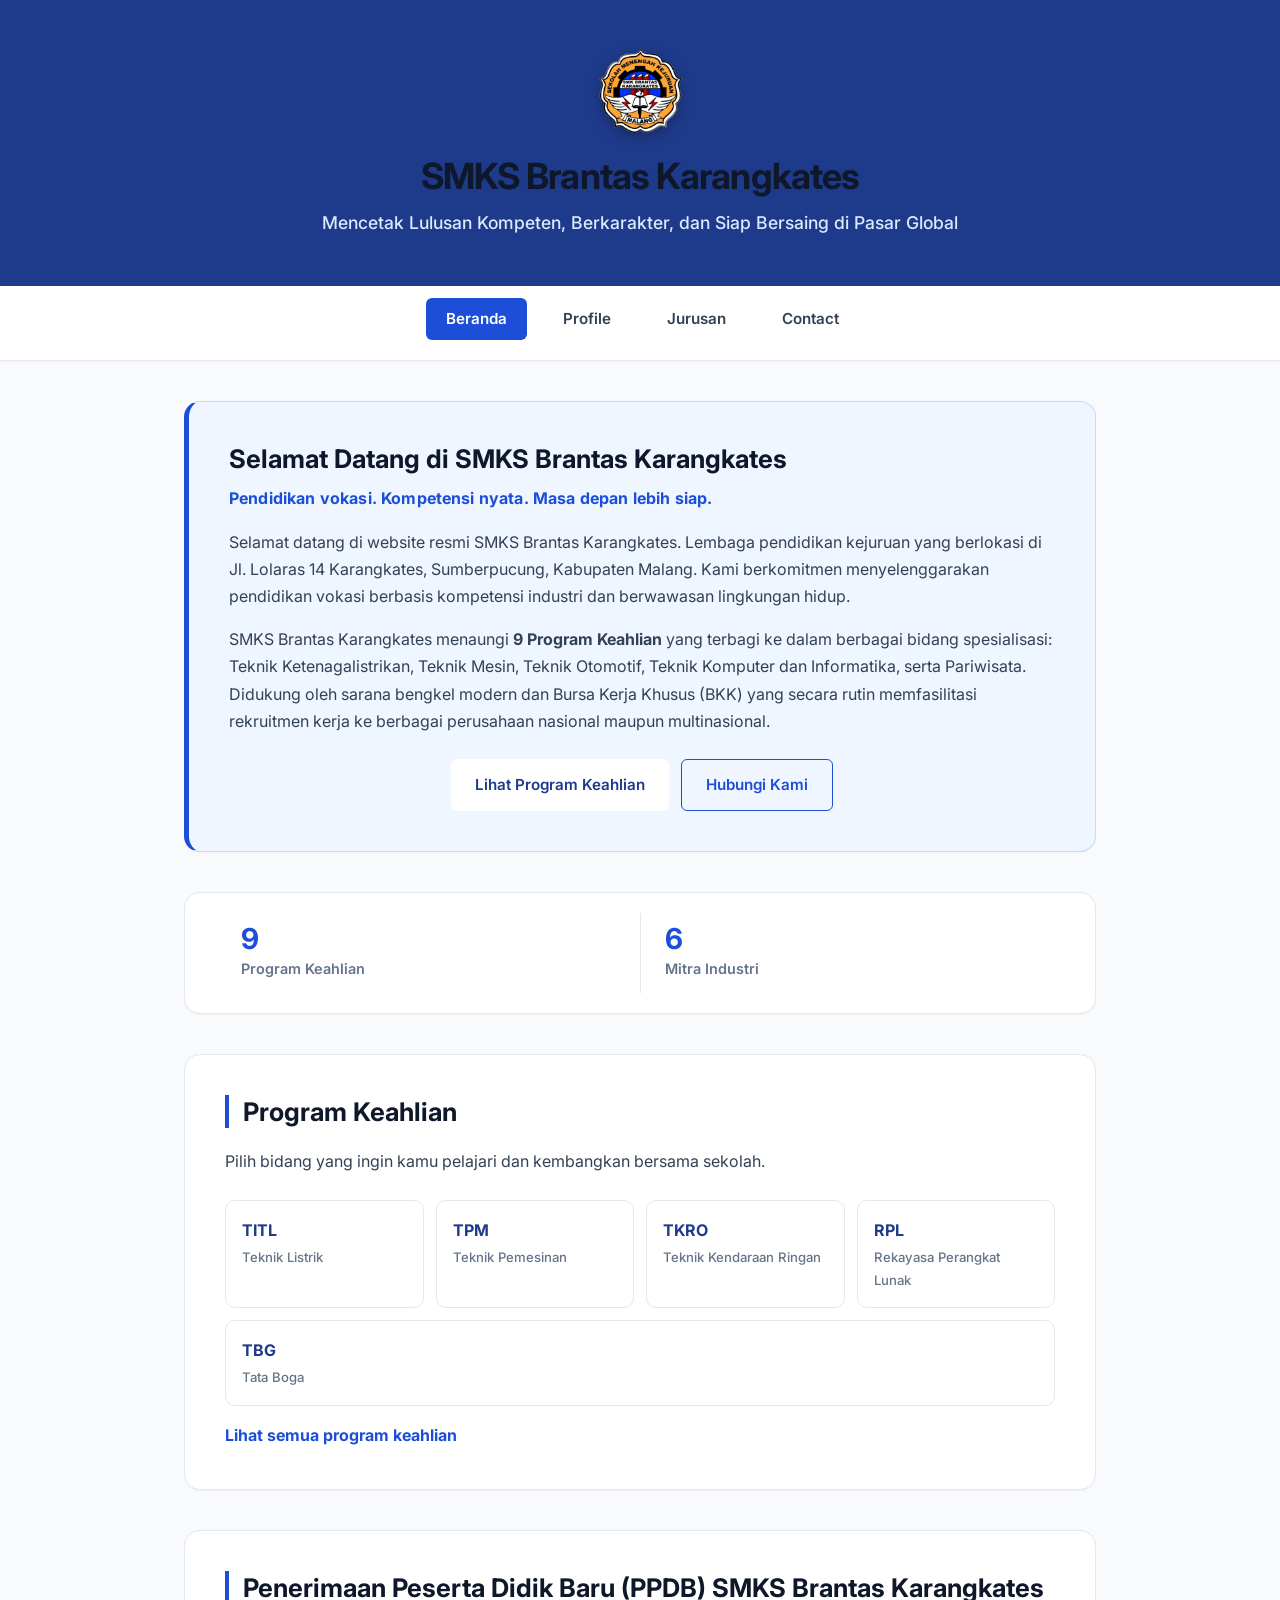
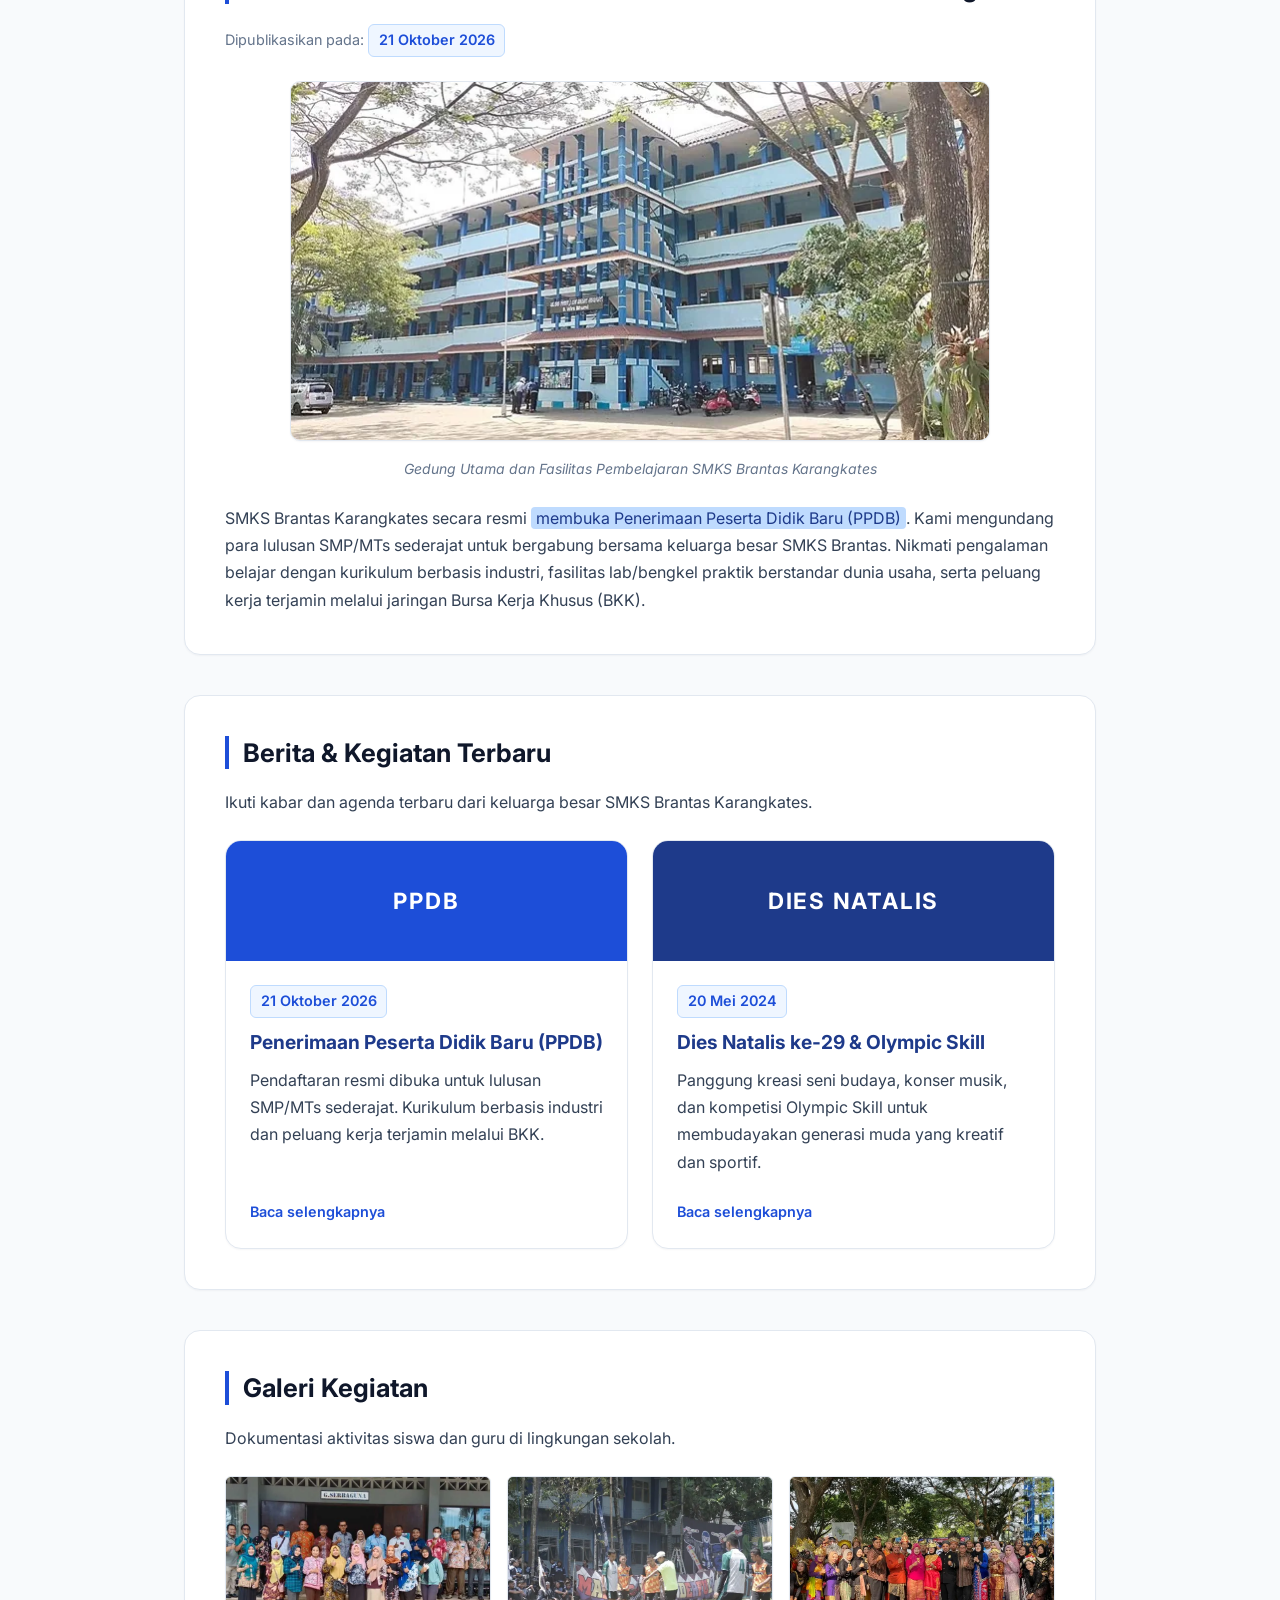
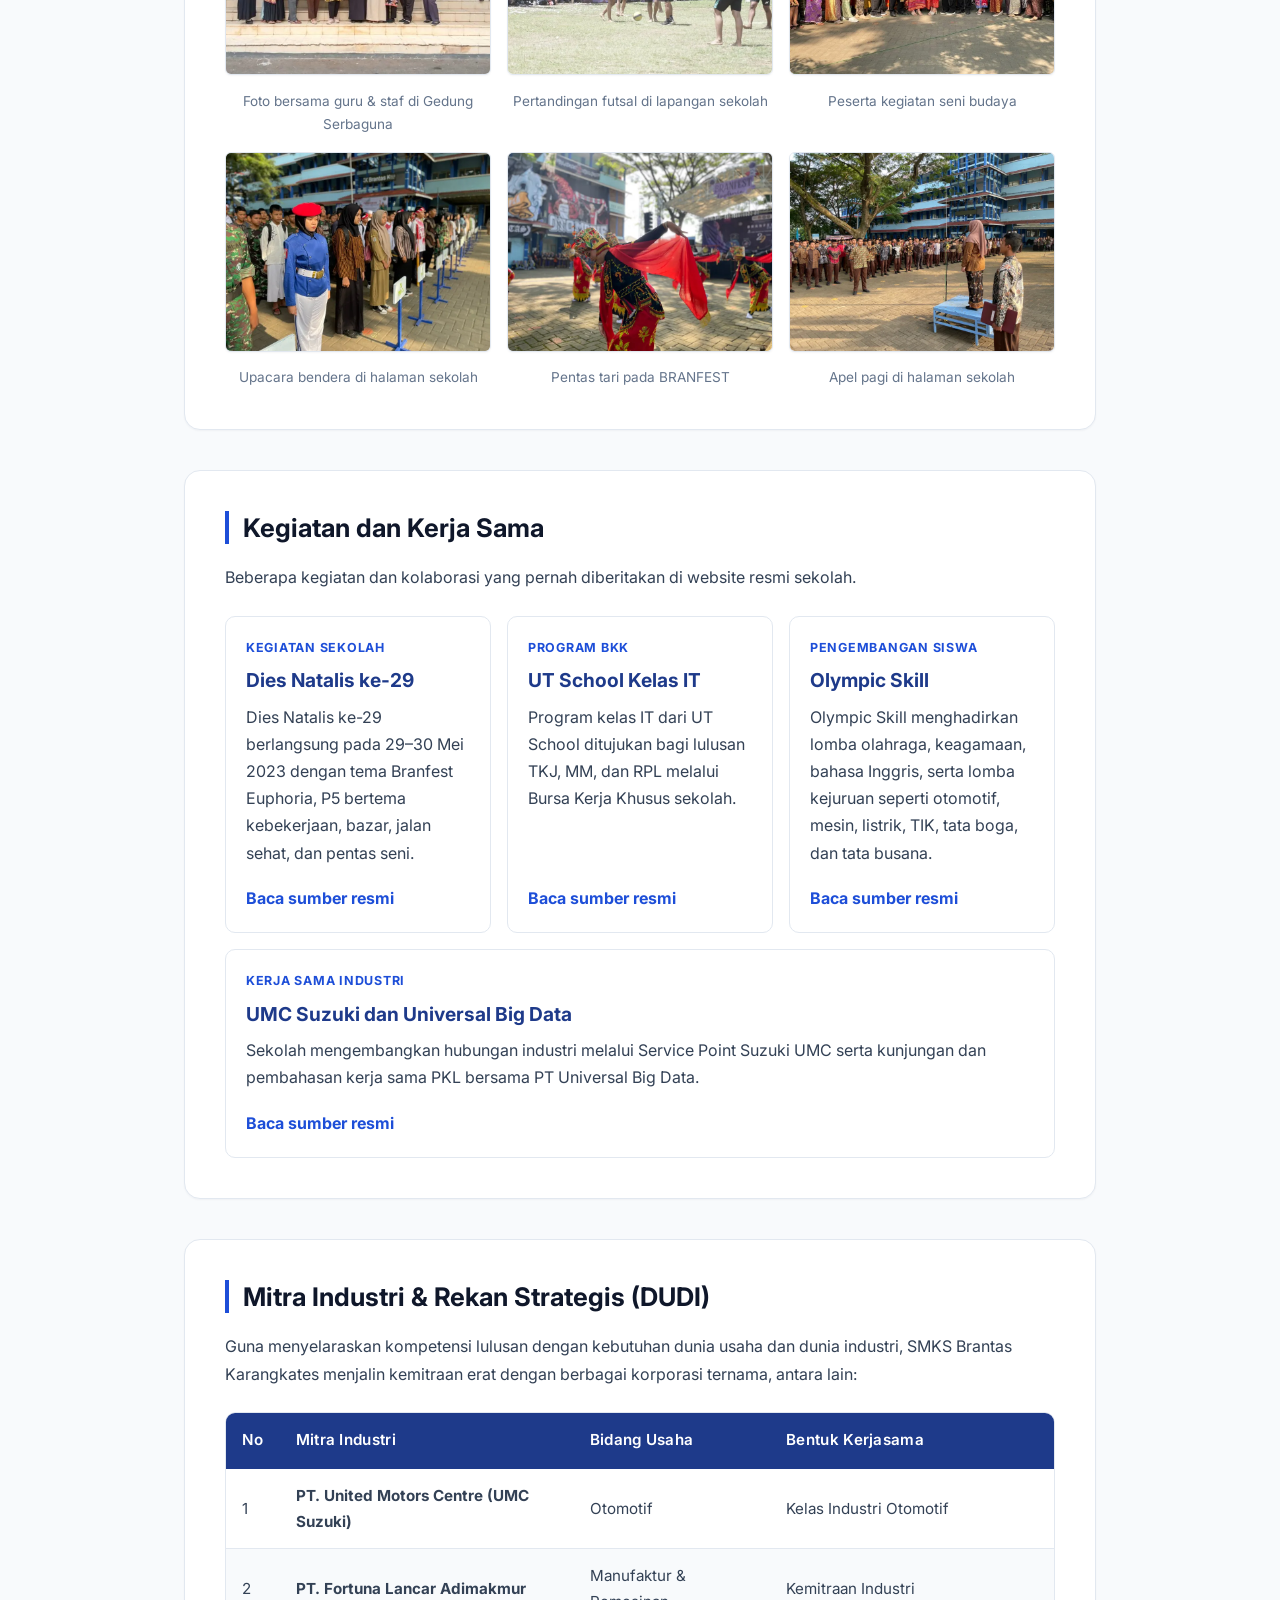
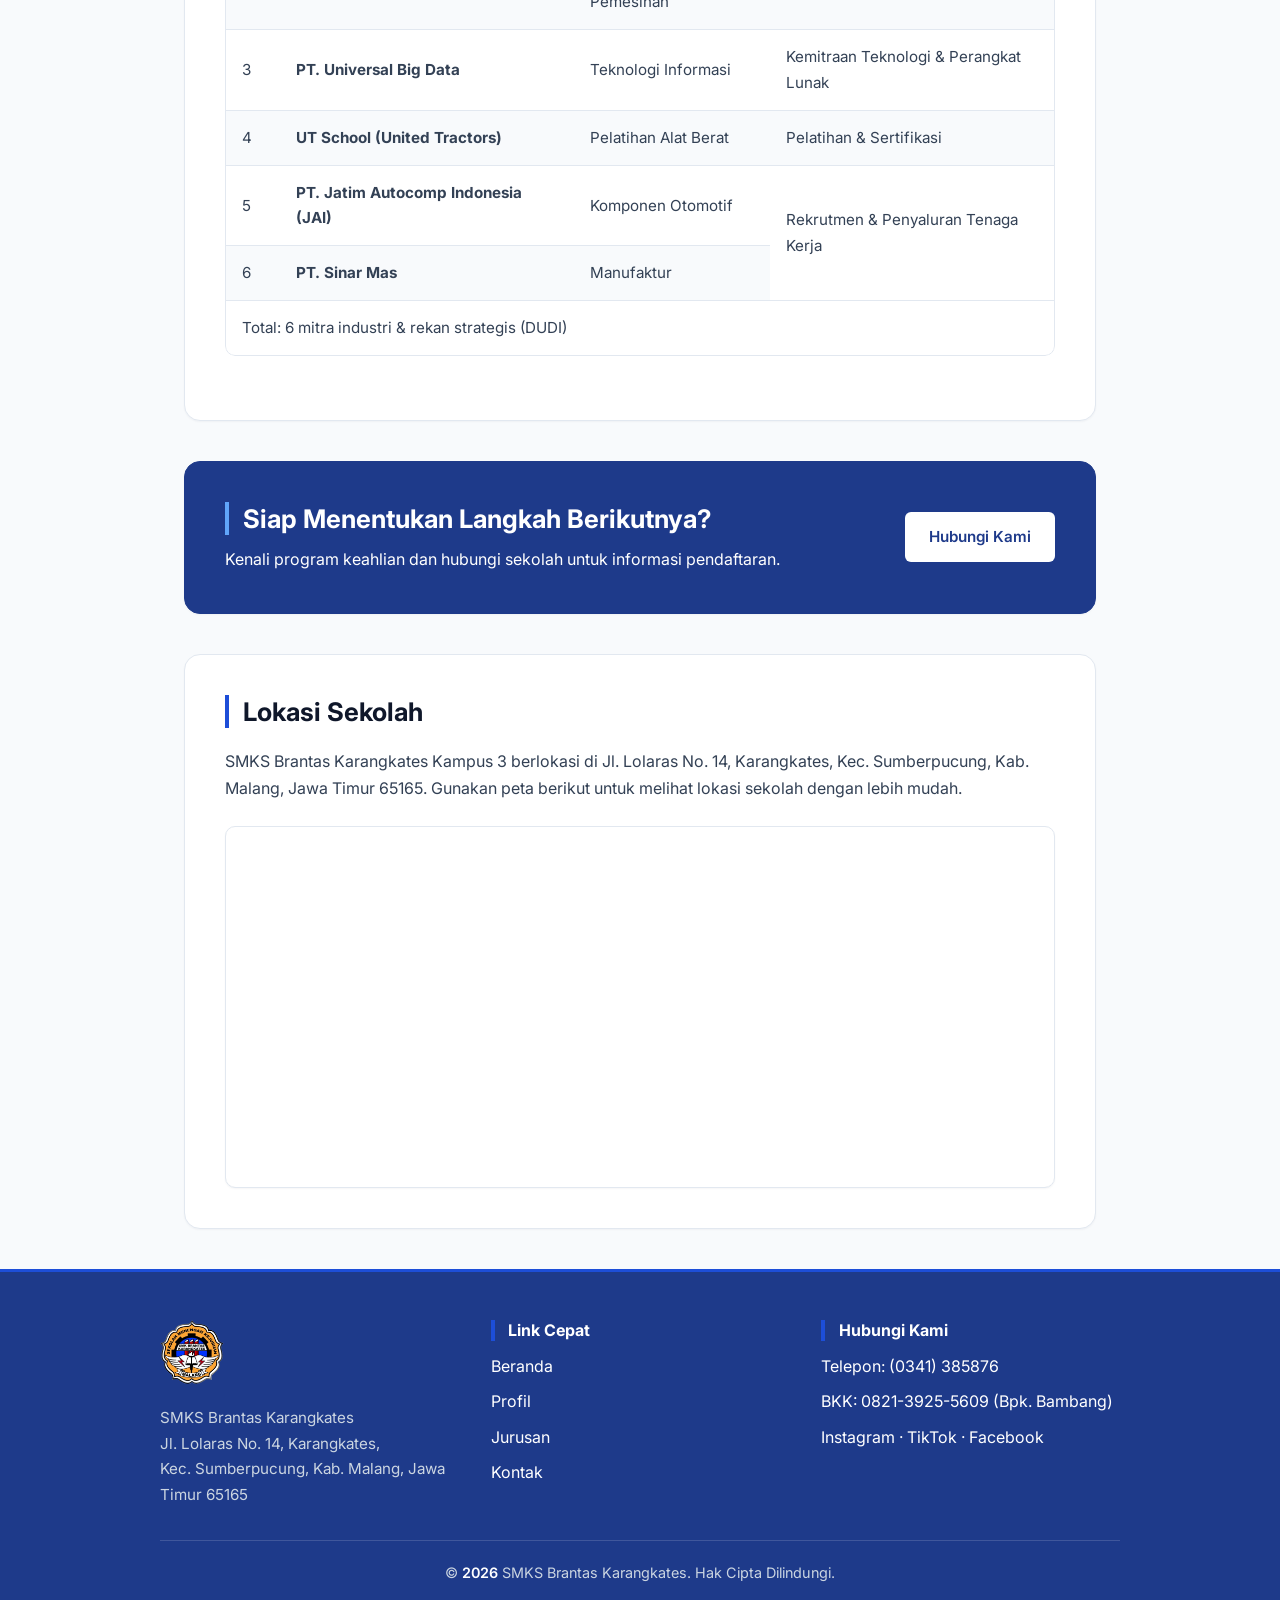
<file: index.html>
<!DOCTYPE html>
<html lang="id">
  <head>
    <meta charset="UTF-8" />
    <meta name="viewport" content="width=device-width, initial-scale=1.0" />
    <meta name="description" content="Website resmi SMKS Brantas Karangkates - sekolah kejuruan di Kabupaten Malang dengan 9 program keahlian, kurikulum berbasis industri, dan jaringan Bursa Kerja Khusus (BKK)." />
    <title>SMKS Brantas Karangkates - Beranda Resmi</title>
    <link rel="preconnect" href="https://fonts.googleapis.com" />
    <link rel="preconnect" href="https://fonts.gstatic.com" crossorigin />
    <link rel="icon" type="image/png" href="asset/favicon.png">
    <link rel="stylesheet" href="style/style.css" />
  </head>
  <body>
    <a href="#konten-utama" class="skip-link">Lewati ke konten utama</a>
    <header>
      <img src="asset/logo.webp" alt="Logo SMKS Brantas" class="logo" width="85" height="85" decoding="async" />
      <h1>SMKS Brantas Karangkates</h1>
      <p>Mencetak Lulusan Kompeten, Berkarakter, dan Siap Bersaing di Pasar Global</p>
    </header>
    <nav>
      <ul>
        <li><a href="index.html" class="active">Beranda</a></li>
        <li><a href="profile.html">Profile</a></li>
        <li><a href="jurusan.html">Jurusan</a></li>
        <li><a href="kontak.html">Contact</a></li>
      </ul>
    </nav>
    <main id="konten-utama">
      <section class="hero-panel">
        <h2>Selamat Datang di SMKS Brantas Karangkates</h2>
        <p class="hero-kicker">Pendidikan vokasi. Kompetensi nyata. Masa depan lebih siap.</p>
        <p>
          Selamat datang di website resmi SMKS Brantas Karangkates. Lembaga pendidikan kejuruan yang berlokasi di Jl. Lolaras 14 Karangkates, Sumberpucung, Kabupaten Malang. Kami berkomitmen menyelenggarakan pendidikan vokasi berbasis kompetensi industri dan berwawasan lingkungan hidup.
        </p>
        <p>
          SMKS Brantas Karangkates menaungi <strong>9 Program Keahlian</strong> yang terbagi ke dalam berbagai bidang spesialisasi: Teknik Ketenagalistrikan, Teknik Mesin, Teknik Otomotif, Teknik Komputer dan Informatika, serta Pariwisata. Didukung oleh sarana bengkel modern dan Bursa Kerja Khusus (BKK) yang secara rutin memfasilitasi rekruitmen kerja ke berbagai perusahaan nasional maupun multinasional.
        </p>
        <div class="cta-row">
          <a class="btn btn-primary" href="jurusan.html">Lihat Program Keahlian</a>
          <a class="btn btn-outline" href="kontak.html">Hubungi Kami</a>
        </div>
      </section>
      <section class="stats-section" aria-label="Ringkasan sekolah">
        <div class="stats-grid">
          <div class="stat-item">
            <strong>9</strong>
            <span>Program Keahlian</span>
          </div>
          <div class="stat-item">
            <strong>6</strong>
            <span>Mitra Industri</span>
          </div>
        </div>
      </section>
      <section class="program-preview">
        <h2>Program Keahlian</h2>
        <p>Pilih bidang yang ingin kamu pelajari dan kembangkan bersama sekolah.</p>
        <div class="program-list">
          <a href="jurusan.html#jurusan-titl">TITL <span>Teknik Listrik</span></a>
          <a href="jurusan.html#jurusan-tpm">TPM <span>Teknik Pemesinan</span></a>
          <a href="jurusan.html#jurusan-tkro">TKRO <span>Teknik Kendaraan Ringan</span></a>
          <a href="jurusan.html#jurusan-rpl">RPL <span>Rekayasa Perangkat Lunak</span></a>
          <a href="jurusan.html#jurusan-tbg">TBG <span>Tata Boga</span></a>
        </div>
        <a class="text-link" href="jurusan.html">Lihat semua program keahlian</a>
      </section>
      <article>
        <h2>Penerimaan Peserta Didik Baru (PPDB) SMKS Brantas Karangkates</h2>
        <p class="meta-post">
          Dipublikasikan pada:
          <time datetime="2026-10-21">21 Oktober 2026</time>
        </p>
        <figure>
          <img src="asset/foto-sekolah.webp" alt="Gedung dan Lingkungan Kampus SMKS Brantas Karangkates" width="700" height="359" loading="lazy" decoding="async" />
          <figcaption>
            Gedung Utama dan Fasilitas Pembelajaran SMKS Brantas Karangkates
          </figcaption>
        </figure>
        <p>
          SMKS Brantas Karangkates secara resmi <mark>membuka Penerimaan Peserta Didik Baru (PPDB)</mark>. Kami mengundang para lulusan SMP/MTs sederajat untuk bergabung bersama keluarga besar SMKS Brantas. Nikmati pengalaman belajar dengan kurikulum berbasis industri, fasilitas lab/bengkel praktik berstandar dunia usaha, serta peluang kerja terjamin melalui jaringan Bursa Kerja Khusus (BKK).
        </p>
      </article>
      <section>
        <h2>Berita & Kegiatan Terbaru</h2>
        <p>Ikuti kabar dan agenda terbaru dari keluarga besar SMKS Brantas Karangkates.</p>
        <div class="news-grid">
          <article class="news-card">
            <div class="news-thumbnail" aria-hidden="true">
              <span>PPDB</span>
            </div>
            <div class="news-body">
              <time datetime="2026-10-21">21 Oktober 2026</time>
              <h3>Penerimaan Peserta Didik Baru (PPDB)</h3>
              <p>Pendaftaran resmi dibuka untuk lulusan SMP/MTs sederajat. Kurikulum berbasis industri dan peluang kerja terjamin melalui BKK.</p>
              <a href="#" class="news-link">Baca selengkapnya<span class="visually-hidden"> tentang Penerimaan Peserta Didik Baru</span></a>
            </div>
          </article>
          <article class="news-card">
            <div class="news-thumbnail news-thumbnail-alt" aria-hidden="true">
              <span>Dies Natalis</span>
            </div>
            <div class="news-body">
              <time datetime="2024-05-20">20 Mei 2024</time>
              <h3>Dies Natalis ke-29 & Olympic Skill</h3>
              <p>Panggung kreasi seni budaya, konser musik, dan kompetisi Olympic Skill untuk membudayakan generasi muda yang kreatif dan sportif.</p>
              <a href="#" class="news-link">Baca selengkapnya<span class="visually-hidden"> tentang Dies Natalis ke-29</span></a>
            </div>
          </article>
        </div>
      </section>
      <section>
        <h2>Galeri Kegiatan</h2>
        <p>Dokumentasi aktivitas siswa dan guru di lingkungan sekolah.</p>
        <div class="galeri-grid">
          <figure>
            <img src="asset/galeri/galeri-1.webp" alt="Foto bersama guru dan staf di depan Gedung Serbaguna sekolah" width="800" height="600" loading="lazy" decoding="async" />
            <figcaption>Foto bersama guru &amp; staf di Gedung Serbaguna</figcaption>
          </figure>
          <figure>
            <img src="asset/galeri/galeri-2.webp" alt="Pertandingan futsal antarkelas di lapangan sekolah" width="800" height="600" loading="lazy" decoding="async" />
            <figcaption>Pertandingan futsal di lapangan sekolah</figcaption>
          </figure>
          <figure>
            <img src="asset/galeri/galeri-3.webp" alt="Peserta kegiatan seni budaya mengenakan busana tradisional" width="800" height="600" loading="lazy" decoding="async" />
            <figcaption>Peserta kegiatan seni budaya</figcaption>
          </figure>
          <figure>
            <img src="asset/galeri/galeri-4.webp" alt="Barisan siswa mengikuti upacara bendera di halaman sekolah" width="800" height="600" loading="lazy" decoding="async" />
            <figcaption>Upacara bendera di halaman sekolah</figcaption>
          </figure>
          <figure>
            <img src="asset/galeri/galeri-5.webp" alt="Pentas seni tari tradisional pada acara BRANFEST" width="800" height="600" loading="lazy" decoding="async" />
            <figcaption>Pentas tari pada BRANFEST</figcaption>
          </figure>
          <figure>
            <img src="asset/galeri/galeri-6.webp" alt="Apel pagi siswa di halaman sekolah" width="800" height="600" loading="lazy" decoding="async" />
            <figcaption>Apel pagi di halaman sekolah</figcaption>
          </figure>
        </div>
      </section>
      <section class="activity-partnerships">
        <h2>Kegiatan dan Kerja Sama</h2>
        <p>Beberapa kegiatan dan kolaborasi yang pernah diberitakan di website resmi sekolah.</p>
        <div class="activity-grid">
          <article class="activity-card">
            <p class="activity-label">Kegiatan Sekolah</p>
            <h3>Dies Natalis ke-29</h3>
            <p>Dies Natalis ke-29 berlangsung pada 29–30 Mei 2023 dengan tema Branfest Euphoria, P5 bertema kebekerjaan, bazar, jalan sehat, dan pentas seni.</p>
            <a class="text-link" href="https://smkbrantaskarangkates.sch.id/informasi/undang-fake-dopp-dalam-dies-natalis-ke-29-smks-brantas-karangkates/" target="_blank" rel="noopener">Baca sumber resmi<span class="visually-hidden"> tentang Dies Natalis ke-29</span></a>
          </article>
          <article class="activity-card">
            <p class="activity-label">Program BKK</p>
            <h3>UT School Kelas IT</h3>
            <p>Program kelas IT dari UT School ditujukan bagi lulusan TKJ, MM, dan RPL melalui Bursa Kerja Khusus sekolah.</p>
            <a class="text-link" href="https://smkbrantaskarangkates.sch.id/bursa-kerja-khusus/ut-school-program-kelas-it/" target="_blank" rel="noopener">Baca sumber resmi<span class="visually-hidden"> tentang UT School Kelas IT</span></a>
          </article>
          <article class="activity-card">
            <p class="activity-label">Pengembangan Siswa</p>
            <h3>Olympic Skill</h3>
            <p>Olympic Skill menghadirkan lomba olahraga, keagamaan, bahasa Inggris, serta lomba kejuruan seperti otomotif, mesin, listrik, TIK, tata boga, dan tata busana.</p>
            <a class="text-link" href="https://smkbrantaskarangkates.sch.id/kesiswaan/olympic-skill-smk-brantas-karangkates/" target="_blank" rel="noopener">Baca sumber resmi<span class="visually-hidden"> tentang Olympic Skill</span></a>
          </article>
          <article class="activity-card">
            <p class="activity-label">Kerja Sama Industri</p>
            <h3>UMC Suzuki dan Universal Big Data</h3>
            <p>Sekolah mengembangkan hubungan industri melalui Service Point Suzuki UMC serta kunjungan dan pembahasan kerja sama PKL bersama PT Universal Big Data.</p>
            <a class="text-link" href="https://smkbrantaskarangkates.sch.id/mou/kunjungan-industri-ke-pt-universal-big-data/" target="_blank" rel="noopener">Baca sumber resmi<span class="visually-hidden"> tentang kerja sama industri</span></a>
          </article>
        </div>
      </section>
      <section>
        <h2>Mitra Industri & Rekan Strategis (DUDI)</h2>
        <p>
          Guna menyelaraskan kompetensi lulusan dengan kebutuhan dunia usaha dan dunia industri, SMKS Brantas Karangkates menjalin kemitraan erat dengan berbagai korporasi ternama, antara lain:
        </p>
        <div class="table-wrap">
        <table>
          <thead>
            <tr>
              <th scope="col">No</th>
              <th scope="col">Mitra Industri</th>
              <th scope="col">Bidang Usaha</th>
              <th scope="col">Bentuk Kerjasama</th>
            </tr>
          </thead>
          <tbody>
            <tr>
              <td>1</td>
              <td><strong>PT. United Motors Centre (UMC Suzuki)</strong></td>
              <td>Otomotif</td>
              <td>Kelas Industri Otomotif</td>
            </tr>
            <tr>
              <td>2</td>
              <td><strong>PT. Fortuna Lancar Adimakmur</strong></td>
              <td>Manufaktur &amp; Pemesinan</td>
              <td>Kemitraan Industri</td>
            </tr>
            <tr>
              <td>3</td>
              <td><strong>PT. Universal Big Data</strong></td>
              <td>Teknologi Informasi</td>
              <td>Kemitraan Teknologi &amp; Perangkat Lunak</td>
            </tr>
            <tr>
              <td>4</td>
              <td><strong>UT School (United Tractors)</strong></td>
              <td>Pelatihan Alat Berat</td>
              <td>Pelatihan &amp; Sertifikasi</td>
            </tr>
            <tr>
              <td>5</td>
              <td><strong>PT. Jatim Autocomp Indonesia (JAI)</strong></td>
              <td>Komponen Otomotif</td>
              <td rowspan="2">Rekrutmen &amp; Penyaluran Tenaga Kerja</td>
            </tr>
            <tr>
              <td>6</td>
              <td><strong>PT. Sinar Mas</strong></td>
              <td>Manufaktur</td>
            </tr>
            <tr>
              <td colspan="4">Total: 6 mitra industri &amp; rekan strategis (DUDI)</td>
            </tr>
          </tbody>
        </table>
        </div>
      </section>
      <section class="contact-cta">
        <div>
          <h2>Siap Menentukan Langkah Berikutnya?</h2>
          <p>Kenali program keahlian dan hubungi sekolah untuk informasi pendaftaran.</p>
        </div>
        <a class="btn btn-primary" href="kontak.html">Hubungi Kami</a>
      </section>
      <section class="location-section">
        <h2>Lokasi Sekolah</h2>
        <p>
          SMKS Brantas Karangkates Kampus 3 berlokasi di Jl. Lolaras No. 14, Karangkates, Kec. Sumberpucung, Kab. Malang, Jawa Timur 65165.
          Gunakan peta berikut untuk melihat lokasi sekolah dengan lebih mudah.
        </p>
        <div class="location-map">
          <iframe
            src="https://www.google.com/maps/embed?pb=!1m18!1m12!1m3!1d3260.2536402565647!2d112.45830697422477!3d-8.155505378003454!2m3!1f0!2f0!3f0!3m2!1i1024!2i768!4f13.1!3m3!1m2!1s0x2e78986a45e338a7%3A0xc690d927e300d085!2sSMK%20Brantas%20Karangkates%20Kampus%203!5e0!3m2!1sid!2sid!4v1793754090041!5m2!1sid!2sid"
            title="Peta lokasi SMK Brantas Karangkates Kampus 3"
            width="600"
            height="450"
            style="border:0;"
            allowfullscreen=""
            loading="lazy"
            referrerpolicy="strict-origin-when-cross-origin">
          </iframe>
        </div>
      </section>
    </main>
    <footer>
        <div class="footer-grid">
            <div class="footer-col">
                <img src="asset/logo.webp" alt="Logo SMKS Brantas Karangkates" class="footer-logo" width="64" height="64" loading="lazy" decoding="async">
                <p>SMKS Brantas Karangkates<br>Jl. Lolaras No. 14, Karangkates,<br>Kec. Sumberpucung, Kab. Malang, Jawa Timur 65165</p>
            </div>
            <div class="footer-col">
                <h2 class="footer-heading">Link Cepat</h2>
                <ul>
                    <li><a href="index.html">Beranda</a></li>
                    <li><a href="profile.html">Profil</a></li>
                    <li><a href="jurusan.html">Jurusan</a></li>
                    <li><a href="kontak.html">Kontak</a></li>
                </ul>
            </div>
            <div class="footer-col">
                <h2 class="footer-heading">Hubungi Kami</h2>
                <ul>
                    <li>Telepon: (0341) 385876</li>
                    <li>BKK: 0821-3925-5609 (Bpk. Bambang)</li>
                    <li>
                        <a href="https://www.instagram.com/smkbrantaskarangkates" target="_blank" rel="noopener" aria-label="Instagram SMKS Brantas Karangkates (terbuka di tab baru)">Instagram</a> &middot;
                        <a href="https://www.tiktok.com/@smkbrantaskarangkates" target="_blank" rel="noopener" aria-label="TikTok SMKS Brantas Karangkates (terbuka di tab baru)">TikTok</a> &middot;
                        <a href="https://www.facebook.com/smkbrantaskarangkates/" target="_blank" rel="noopener" aria-label="Facebook SMKS Brantas Karangkates (terbuka di tab baru)">Facebook</a>
                    </li>
                </ul>
            </div>
        </div>
        <p class="footer-copy">&copy; <time datetime="2026">2026</time> SMKS Brantas Karangkates. Hak Cipta Dilindungi.</p>
    </footer>
  </body>
</html>
</file>
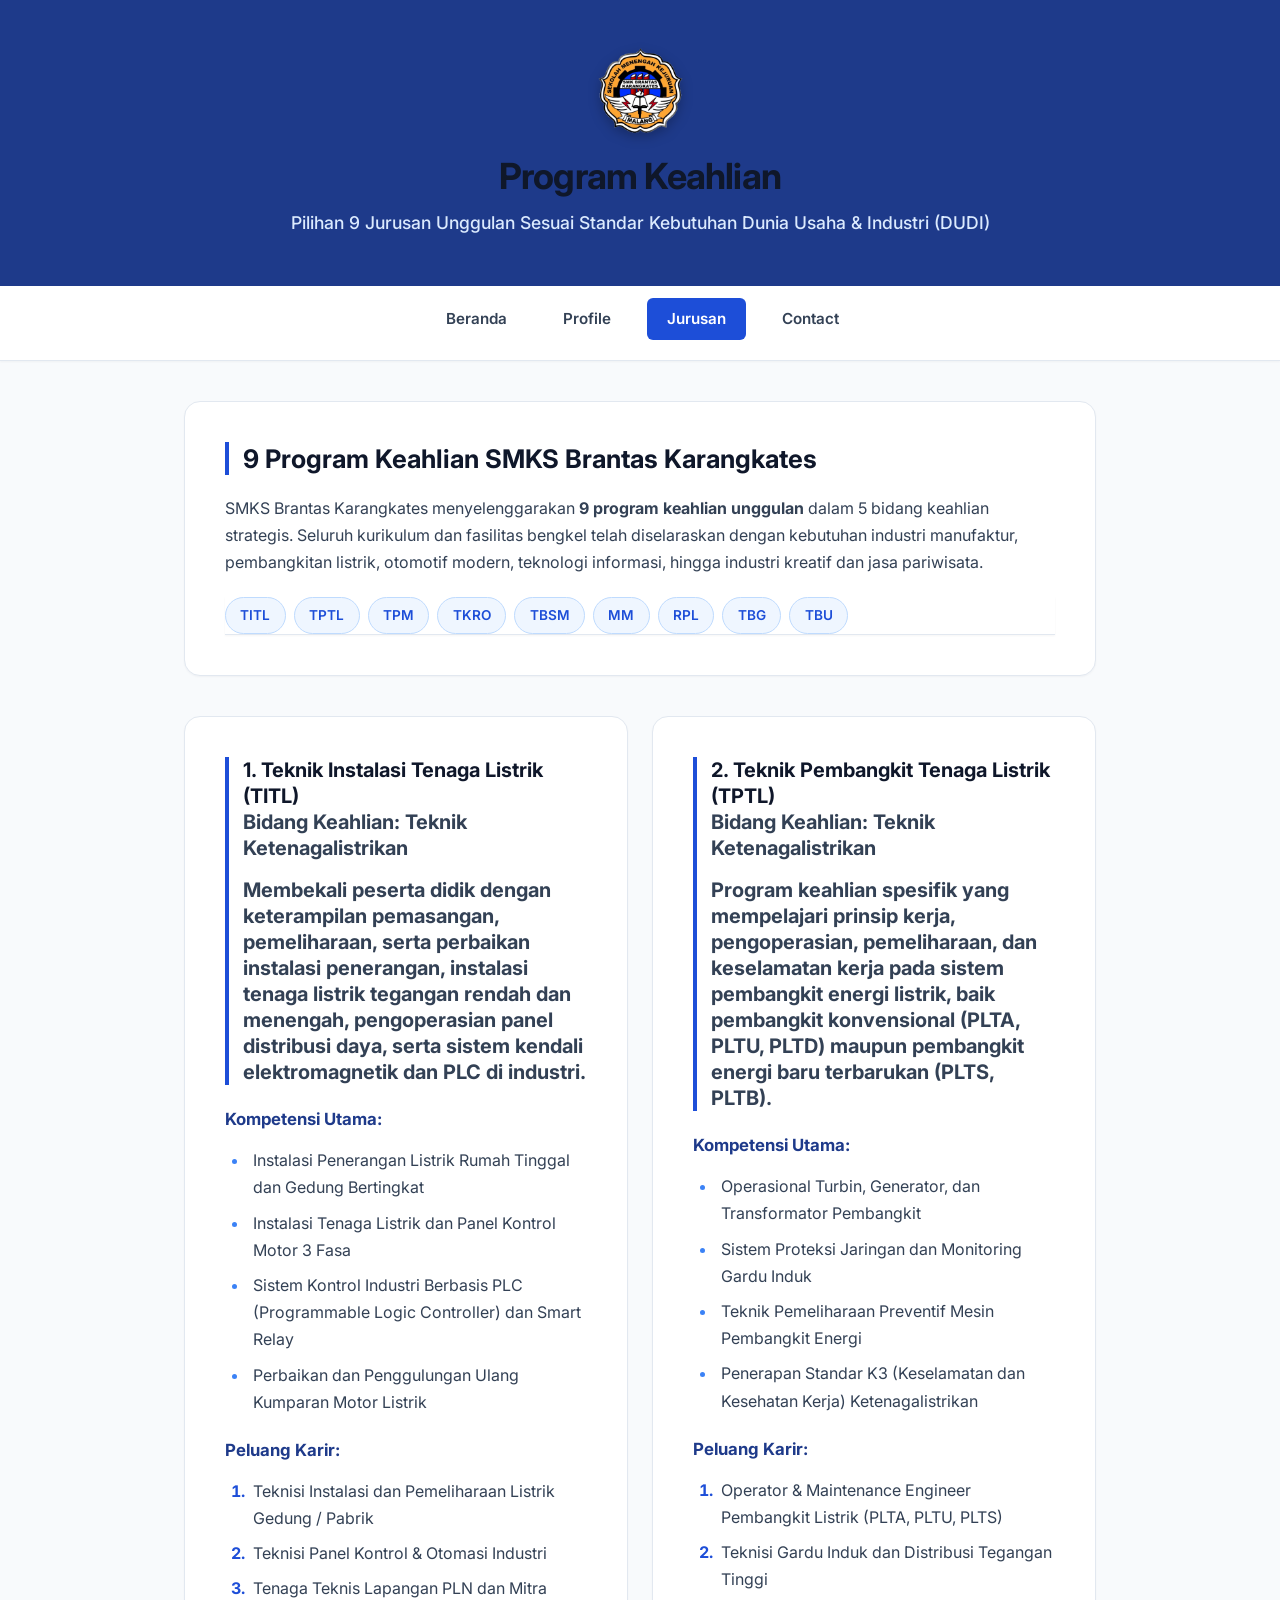
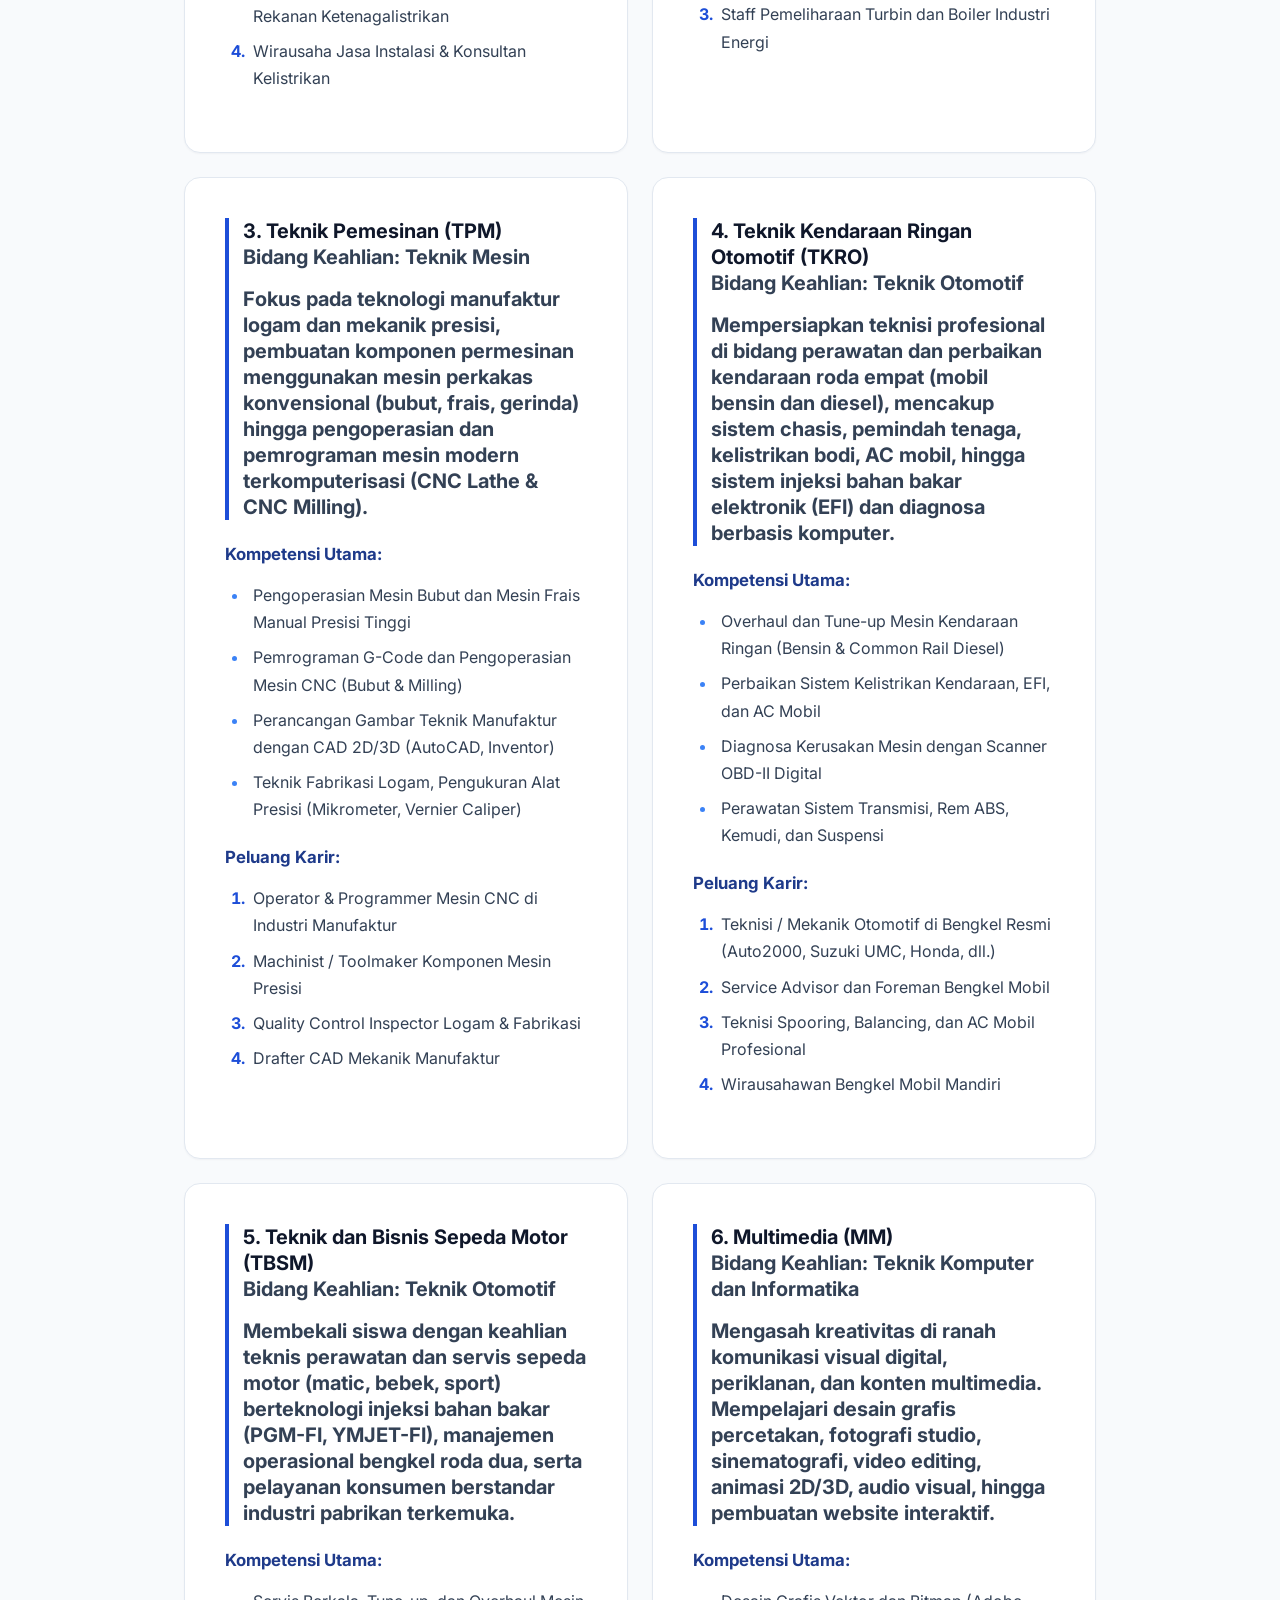
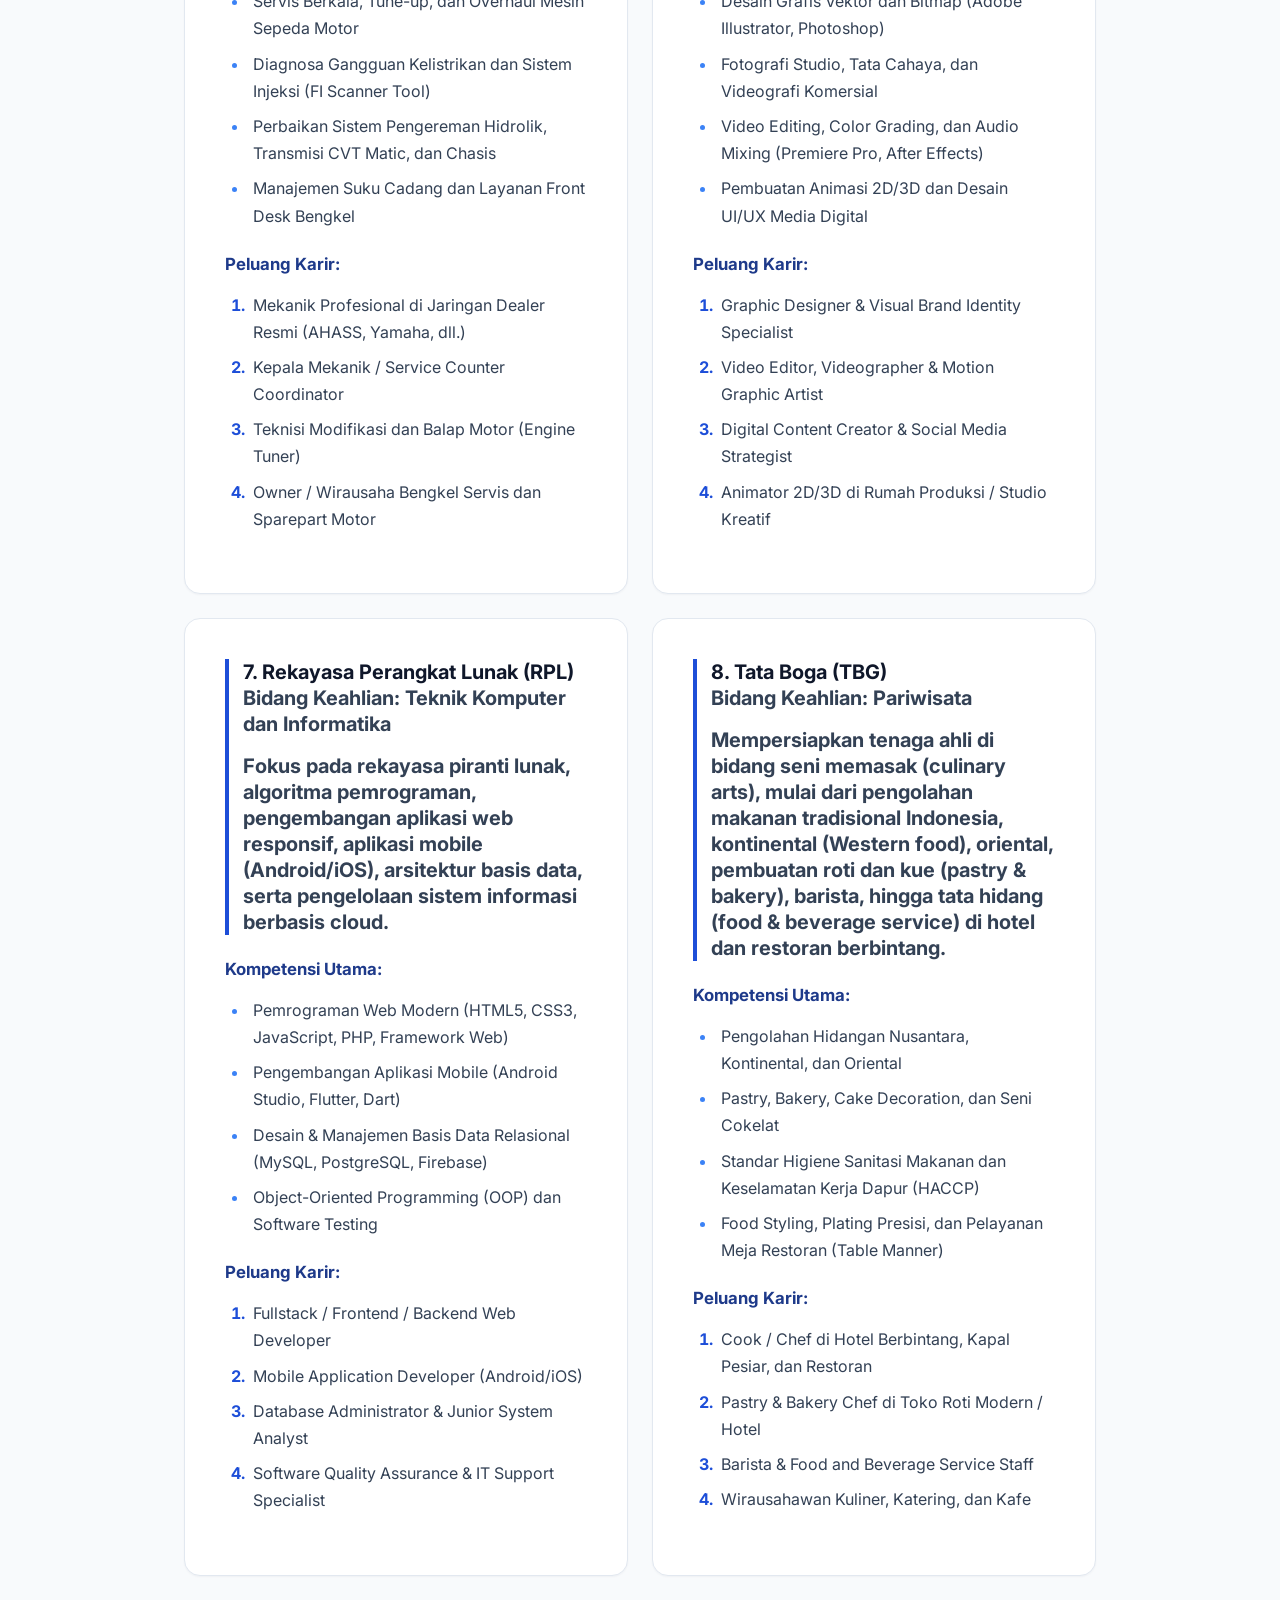
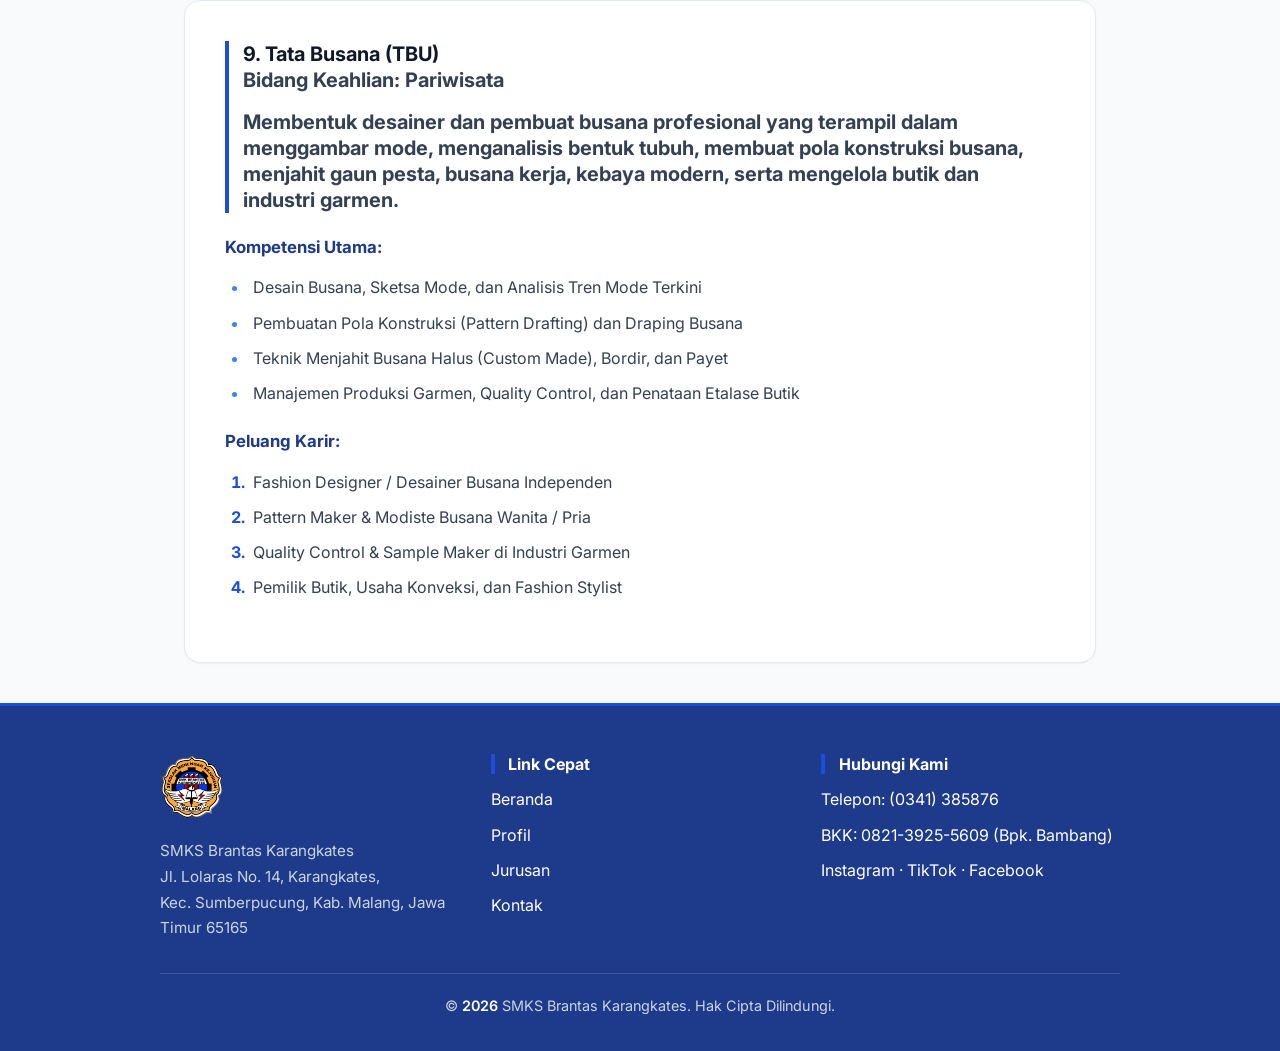
<file: jurusan.html>
<!DOCTYPE html>
<html lang="id">
<head>
    <meta charset="UTF-8">
    <meta name="viewport" content="width=device-width, initial-scale=1.0">
    <meta name="description" content="9 program keahlian SMKS Brantas Karangkates - ketenagalistrikan, mesin, otomotif, informatika, dan pariwisata dengan kurikulum berbasis industri." />
    <title>Jurusan & Program Keahlian - SMKS Brantas Karangkates</title>
    <link rel="preconnect" href="https://fonts.googleapis.com">
    <link rel="preconnect" href="https://fonts.gstatic.com" crossorigin>
    <link rel="icon" type="image/png" href="asset/favicon.png">
    <link rel="stylesheet" href="style/style.css">
</head>
<body>
    <a href="#konten-utama" class="skip-link">Lewati ke konten utama</a>
    <header>
        <img src="asset/logo.webp" alt="Logo SMKS Brantas" class="logo" width="85" height="85" decoding="async">
        <h1>Program Keahlian</h1>
        <p>Pilihan 9 Jurusan Unggulan Sesuai Standar Kebutuhan Dunia Usaha & Industri (DUDI)</p>
    </header>
    <nav>
        <ul>
            <li><a href="index.html">Beranda</a></li>
            <li><a href="profile.html">Profile</a></li>
            <li><a href="jurusan.html" class="active">Jurusan</a></li>
            <li><a href="kontak.html">Contact</a></li>
        </ul>
    </nav>
    <main id="konten-utama">
        <section>
            <h2>9 Program Keahlian SMKS Brantas Karangkates</h2>
            <p>SMKS Brantas Karangkates menyelenggarakan <strong>9 program keahlian unggulan</strong> dalam 5 bidang keahlian strategis. Seluruh kurikulum dan fasilitas bengkel telah diselaraskan dengan kebutuhan industri manufaktur, pembangkitan listrik, otomotif modern, teknologi informasi, hingga industri kreatif dan jasa pariwisata.</p>
            <nav class="jump-nav" aria-label="Lompat ke jurusan">
                <a href="#jurusan-titl">TITL</a><a href="#jurusan-tptl">TPTL</a><a href="#jurusan-tpm">TPM</a><a href="#jurusan-tkro">TKRO</a><a href="#jurusan-tbsm">TBSM</a><a href="#jurusan-mm">MM</a><a href="#jurusan-rpl">RPL</a><a href="#jurusan-tbg">TBG</a><a href="#jurusan-tbu">TBU</a>
            </nav>
</section>
        <div class="jurusan-grid">
        <article id="jurusan-titl" class="jurusan-card">
            <h2>1. Teknik Instalasi Tenaga Listrik (TITL)
            <p><strong>Bidang Keahlian:</strong> Teknik Ketenagalistrikan</p>
            <p>Membekali peserta didik dengan keterampilan pemasangan, pemeliharaan, serta perbaikan instalasi penerangan, instalasi tenaga listrik tegangan rendah dan menengah, pengoperasian panel distribusi daya, serta sistem kendali elektromagnetik dan PLC di industri.</p>
            <h3>Kompetensi Utama:</h3>
            <ul>
                <li>Instalasi Penerangan Listrik Rumah Tinggal dan Gedung Bertingkat</li>
                <li>Instalasi Tenaga Listrik dan Panel Kontrol Motor 3 Fasa</li>
                <li>Sistem Kontrol Industri Berbasis PLC (Programmable Logic Controller) dan Smart Relay</li>
                <li>Perbaikan dan Penggulungan Ulang Kumparan Motor Listrik</li>
            </ul>
            <h3>Peluang Karir:</h3>
            <ol>
                <li>Teknisi Instalasi dan Pemeliharaan Listrik Gedung / Pabrik</li>
                <li>Teknisi Panel Kontrol & Otomasi Industri</li>
                <li>Tenaga Teknis Lapangan PLN dan Mitra Rekanan Ketenagalistrikan</li>
                <li>Wirausaha Jasa Instalasi & Konsultan Kelistrikan</li>
            </ol>
        </article>
        <article id="jurusan-tptl" class="jurusan-card">
            <h2>2. Teknik Pembangkit Tenaga Listrik (TPTL)
            <p><strong>Bidang Keahlian:</strong> Teknik Ketenagalistrikan</p>
            <p>Program keahlian spesifik yang mempelajari prinsip kerja, pengoperasian, pemeliharaan, dan keselamatan kerja pada sistem pembangkit energi listrik, baik pembangkit konvensional (PLTA, PLTU, PLTD) maupun pembangkit energi baru terbarukan (PLTS, PLTB).</p>
            <h3>Kompetensi Utama:</h3>
            <ul>
                <li>Operasional Turbin, Generator, dan Transformator Pembangkit</li>
                <li>Sistem Proteksi Jaringan dan Monitoring Gardu Induk</li>
                <li>Teknik Pemeliharaan Preventif Mesin Pembangkit Energi</li>
                <li>Penerapan Standar K3 (Keselamatan dan Kesehatan Kerja) Ketenagalistrikan</li>
            </ul>
            <h3>Peluang Karir:</h3>
            <ol>
                <li>Operator & Maintenance Engineer Pembangkit Listrik (PLTA, PLTU, PLTS)</li>
                <li>Teknisi Gardu Induk dan Distribusi Tegangan Tinggi</li>
                <li>Staff Pemeliharaan Turbin dan Boiler Industri Energi</li>
            </ol>
        </article>
        <article id="jurusan-tpm" class="jurusan-card">
            <h2>3. Teknik Pemesinan (TPM)
            <p><strong>Bidang Keahlian:</strong> Teknik Mesin</p>
            <p>Fokus pada teknologi manufaktur logam dan mekanik presisi, pembuatan komponen permesinan menggunakan mesin perkakas konvensional (bubut, frais, gerinda) hingga pengoperasian dan pemrograman mesin modern terkomputerisasi (CNC Lathe & CNC Milling).</p>
            <h3>Kompetensi Utama:</h3>
            <ul>
                <li>Pengoperasian Mesin Bubut dan Mesin Frais Manual Presisi Tinggi</li>
                <li>Pemrograman G-Code dan Pengoperasian Mesin CNC (Bubut & Milling)</li>
                <li>Perancangan Gambar Teknik Manufaktur dengan CAD 2D/3D (AutoCAD, Inventor)</li>
                <li>Teknik Fabrikasi Logam, Pengukuran Alat Presisi (Mikrometer, Vernier Caliper)</li>
            </ul>
            <h3>Peluang Karir:</h3>
            <ol>
                <li>Operator & Programmer Mesin CNC di Industri Manufaktur</li>
                <li>Machinist / Toolmaker Komponen Mesin Presisi</li>
                <li>Quality Control Inspector Logam & Fabrikasi</li>
                <li>Drafter CAD Mekanik Manufaktur</li>
            </ol>
        </article>
        <article id="jurusan-tkro" class="jurusan-card">
            <h2>4. Teknik Kendaraan Ringan Otomotif (TKRO)
            <p><strong>Bidang Keahlian:</strong> Teknik Otomotif</p>
            <p>Mempersiapkan teknisi profesional di bidang perawatan dan perbaikan kendaraan roda empat (mobil bensin dan diesel), mencakup sistem chasis, pemindah tenaga, kelistrikan bodi, AC mobil, hingga sistem injeksi bahan bakar elektronik (EFI) dan diagnosa berbasis komputer.</p>
            <h3>Kompetensi Utama:</h3>
            <ul>
                <li>Overhaul dan Tune-up Mesin Kendaraan Ringan (Bensin & Common Rail Diesel)</li>
                <li>Perbaikan Sistem Kelistrikan Kendaraan, EFI, dan AC Mobil</li>
                <li>Diagnosa Kerusakan Mesin dengan Scanner OBD-II Digital</li>
                <li>Perawatan Sistem Transmisi, Rem ABS, Kemudi, dan Suspensi</li>
            </ul>
            <h3>Peluang Karir:</h3>
            <ol>
                <li>Teknisi / Mekanik Otomotif di Bengkel Resmi (Auto2000, Suzuki UMC, Honda, dll.)</li>
                <li>Service Advisor dan Foreman Bengkel Mobil</li>
                <li>Teknisi Spooring, Balancing, dan AC Mobil Profesional</li>
                <li>Wirausahawan Bengkel Mobil Mandiri</li>
            </ol>
        </article>
        <article id="jurusan-tbsm" class="jurusan-card">
            <h2>5. Teknik dan Bisnis Sepeda Motor (TBSM)
            <p><strong>Bidang Keahlian:</strong> Teknik Otomotif</p>
            <p>Membekali siswa dengan keahlian teknis perawatan dan servis sepeda motor (matic, bebek, sport) berteknologi injeksi bahan bakar (PGM-FI, YMJET-FI), manajemen operasional bengkel roda dua, serta pelayanan konsumen berstandar industri pabrikan terkemuka.</p>
            <h3>Kompetensi Utama:</h3>
            <ul>
                <li>Servis Berkala, Tune-up, dan Overhaul Mesin Sepeda Motor</li>
                <li>Diagnosa Gangguan Kelistrikan dan Sistem Injeksi (FI Scanner Tool)</li>
                <li>Perbaikan Sistem Pengereman Hidrolik, Transmisi CVT Matic, dan Chasis</li>
                <li>Manajemen Suku Cadang dan Layanan Front Desk Bengkel</li>
            </ul>
            <h3>Peluang Karir:</h3>
            <ol>
                <li>Mekanik Profesional di Jaringan Dealer Resmi (AHASS, Yamaha, dll.)</li>
                <li>Kepala Mekanik / Service Counter Coordinator</li>
                <li>Teknisi Modifikasi dan Balap Motor (Engine Tuner)</li>
                <li>Owner / Wirausaha Bengkel Servis dan Sparepart Motor</li>
            </ol>
        </article>
        <article id="jurusan-mm" class="jurusan-card">
            <h2>6. Multimedia (MM)
            <p><strong>Bidang Keahlian:</strong> Teknik Komputer dan Informatika</p>
            <p>Mengasah kreativitas di ranah komunikasi visual digital, periklanan, dan konten multimedia. Mempelajari desain grafis percetakan, fotografi studio, sinematografi, video editing, animasi 2D/3D, audio visual, hingga pembuatan website interaktif.</p>
            <h3>Kompetensi Utama:</h3>
            <ul>
                <li>Desain Grafis Vektor dan Bitmap (Adobe Illustrator, Photoshop)</li>
                <li>Fotografi Studio, Tata Cahaya, dan Videografi Komersial</li>
                <li>Video Editing, Color Grading, dan Audio Mixing (Premiere Pro, After Effects)</li>
                <li>Pembuatan Animasi 2D/3D dan Desain UI/UX Media Digital</li>
            </ul>
            <h3>Peluang Karir:</h3>
            <ol>
                <li>Graphic Designer & Visual Brand Identity Specialist</li>
                <li>Video Editor, Videographer & Motion Graphic Artist</li>
                <li>Digital Content Creator & Social Media Strategist</li>
                <li>Animator 2D/3D di Rumah Produksi / Studio Kreatif</li>
            </ol>
        </article>
        <article id="jurusan-rpl" class="jurusan-card">
            <h2>7. Rekayasa Perangkat Lunak (RPL)
            <p><strong>Bidang Keahlian:</strong> Teknik Komputer dan Informatika</p>
            <p>Fokus pada rekayasa piranti lunak, algoritma pemrograman, pengembangan aplikasi web responsif, aplikasi mobile (Android/iOS), arsitektur basis data, serta pengelolaan sistem informasi berbasis cloud.</p>
            <h3>Kompetensi Utama:</h3>
            <ul>
                <li>Pemrograman Web Modern (HTML5, CSS3, JavaScript, PHP, Framework Web)</li>
                <li>Pengembangan Aplikasi Mobile (Android Studio, Flutter, Dart)</li>
                <li>Desain & Manajemen Basis Data Relasional (MySQL, PostgreSQL, Firebase)</li>
                <li>Object-Oriented Programming (OOP) dan Software Testing</li>
            </ul>
            <h3>Peluang Karir:</h3>
            <ol>
                <li>Fullstack / Frontend / Backend Web Developer</li>
                <li>Mobile Application Developer (Android/iOS)</li>
                <li>Database Administrator & Junior System Analyst</li>
                <li>Software Quality Assurance & IT Support Specialist</li>
            </ol>
        </article>
        <article id="jurusan-tbg" class="jurusan-card">
            <h2>8. Tata Boga (TBG)
            <p><strong>Bidang Keahlian:</strong> Pariwisata</p>
            <p>Mempersiapkan tenaga ahli di bidang seni memasak (culinary arts), mulai dari pengolahan makanan tradisional Indonesia, kontinental (Western food), oriental, pembuatan roti dan kue (pastry & bakery), barista, hingga tata hidang (food & beverage service) di hotel dan restoran berbintang.</p>
            <h3>Kompetensi Utama:</h3>
            <ul>
                <li>Pengolahan Hidangan Nusantara, Kontinental, dan Oriental</li>
                <li>Pastry, Bakery, Cake Decoration, dan Seni Cokelat</li>
                <li>Standar Higiene Sanitasi Makanan dan Keselamatan Kerja Dapur (HACCP)</li>
                <li>Food Styling, Plating Presisi, dan Pelayanan Meja Restoran (Table Manner)</li>
            </ul>
            <h3>Peluang Karir:</h3>
            <ol>
                <li>Cook / Chef di Hotel Berbintang, Kapal Pesiar, dan Restoran</li>
                <li>Pastry & Bakery Chef di Toko Roti Modern / Hotel</li>
                <li>Barista & Food and Beverage Service Staff</li>
                <li>Wirausahawan Kuliner, Katering, dan Kafe</li>
            </ol>
        </article>
        <article id="jurusan-tbu" class="jurusan-card">
            <h2>9. Tata Busana (TBU)
            <p><strong>Bidang Keahlian:</strong> Pariwisata</p>
            <p>Membentuk desainer dan pembuat busana profesional yang terampil dalam menggambar mode, menganalisis bentuk tubuh, membuat pola konstruksi busana, menjahit gaun pesta, busana kerja, kebaya modern, serta mengelola butik dan industri garmen.</p>
            <h3>Kompetensi Utama:</h3>
            <ul>
                <li>Desain Busana, Sketsa Mode, dan Analisis Tren Mode Terkini</li>
                <li>Pembuatan Pola Konstruksi (Pattern Drafting) dan Draping Busana</li>
                <li>Teknik Menjahit Busana Halus (Custom Made), Bordir, dan Payet</li>
                <li>Manajemen Produksi Garmen, Quality Control, dan Penataan Etalase Butik</li>
            </ul>
            <h3>Peluang Karir:</h3>
            <ol>
                <li>Fashion Designer / Desainer Busana Independen</li>
                <li>Pattern Maker & Modiste Busana Wanita / Pria</li>
                <li>Quality Control & Sample Maker di Industri Garmen</li>
                <li>Pemilik Butik, Usaha Konveksi, dan Fashion Stylist</li>
            </ol>
        </article>
        </div>
    </main>
    <footer>
        <div class="footer-grid">
            <div class="footer-col">
                <img src="asset/logo.webp" alt="Logo SMKS Brantas Karangkates" class="footer-logo" width="64" height="64" loading="lazy" decoding="async">
                <p>SMKS Brantas Karangkates<br>Jl. Lolaras No. 14, Karangkates,<br>Kec. Sumberpucung, Kab. Malang, Jawa Timur 65165</p>
            </div>
            <div class="footer-col">
                <h2 class="footer-heading">Link Cepat</h2>
                <ul>
                    <li><a href="index.html">Beranda</a></li>
                    <li><a href="profile.html">Profil</a></li>
                    <li><a href="jurusan.html">Jurusan</a></li>
                    <li><a href="kontak.html">Kontak</a></li>
                </ul>
            </div>
            <div class="footer-col">
                <h2 class="footer-heading">Hubungi Kami</h2>
                <ul>
                    <li>Telepon: (0341) 385876</li>
                    <li>BKK: 0821-3925-5609 (Bpk. Bambang)</li>
                    <li>
                        <a href="https://www.instagram.com/smkbrantaskarangkates" target="_blank" rel="noopener" aria-label="Instagram SMKS Brantas Karangkates (terbuka di tab baru)">Instagram</a> &middot;
                        <a href="https://www.tiktok.com/@smkbrantaskarangkates" target="_blank" rel="noopener" aria-label="TikTok SMKS Brantas Karangkates (terbuka di tab baru)">TikTok</a> &middot;
                        <a href="https://www.facebook.com/smkbrantaskarangkates/" target="_blank" rel="noopener" aria-label="Facebook SMKS Brantas Karangkates (terbuka di tab baru)">Facebook</a>
                    </li>
                </ul>
            </div>
        </div>
        <p class="footer-copy">&copy; <time datetime="2026">2026</time> SMKS Brantas Karangkates. Hak Cipta Dilindungi.</p>
    </footer>
</body>
</html>
</file>
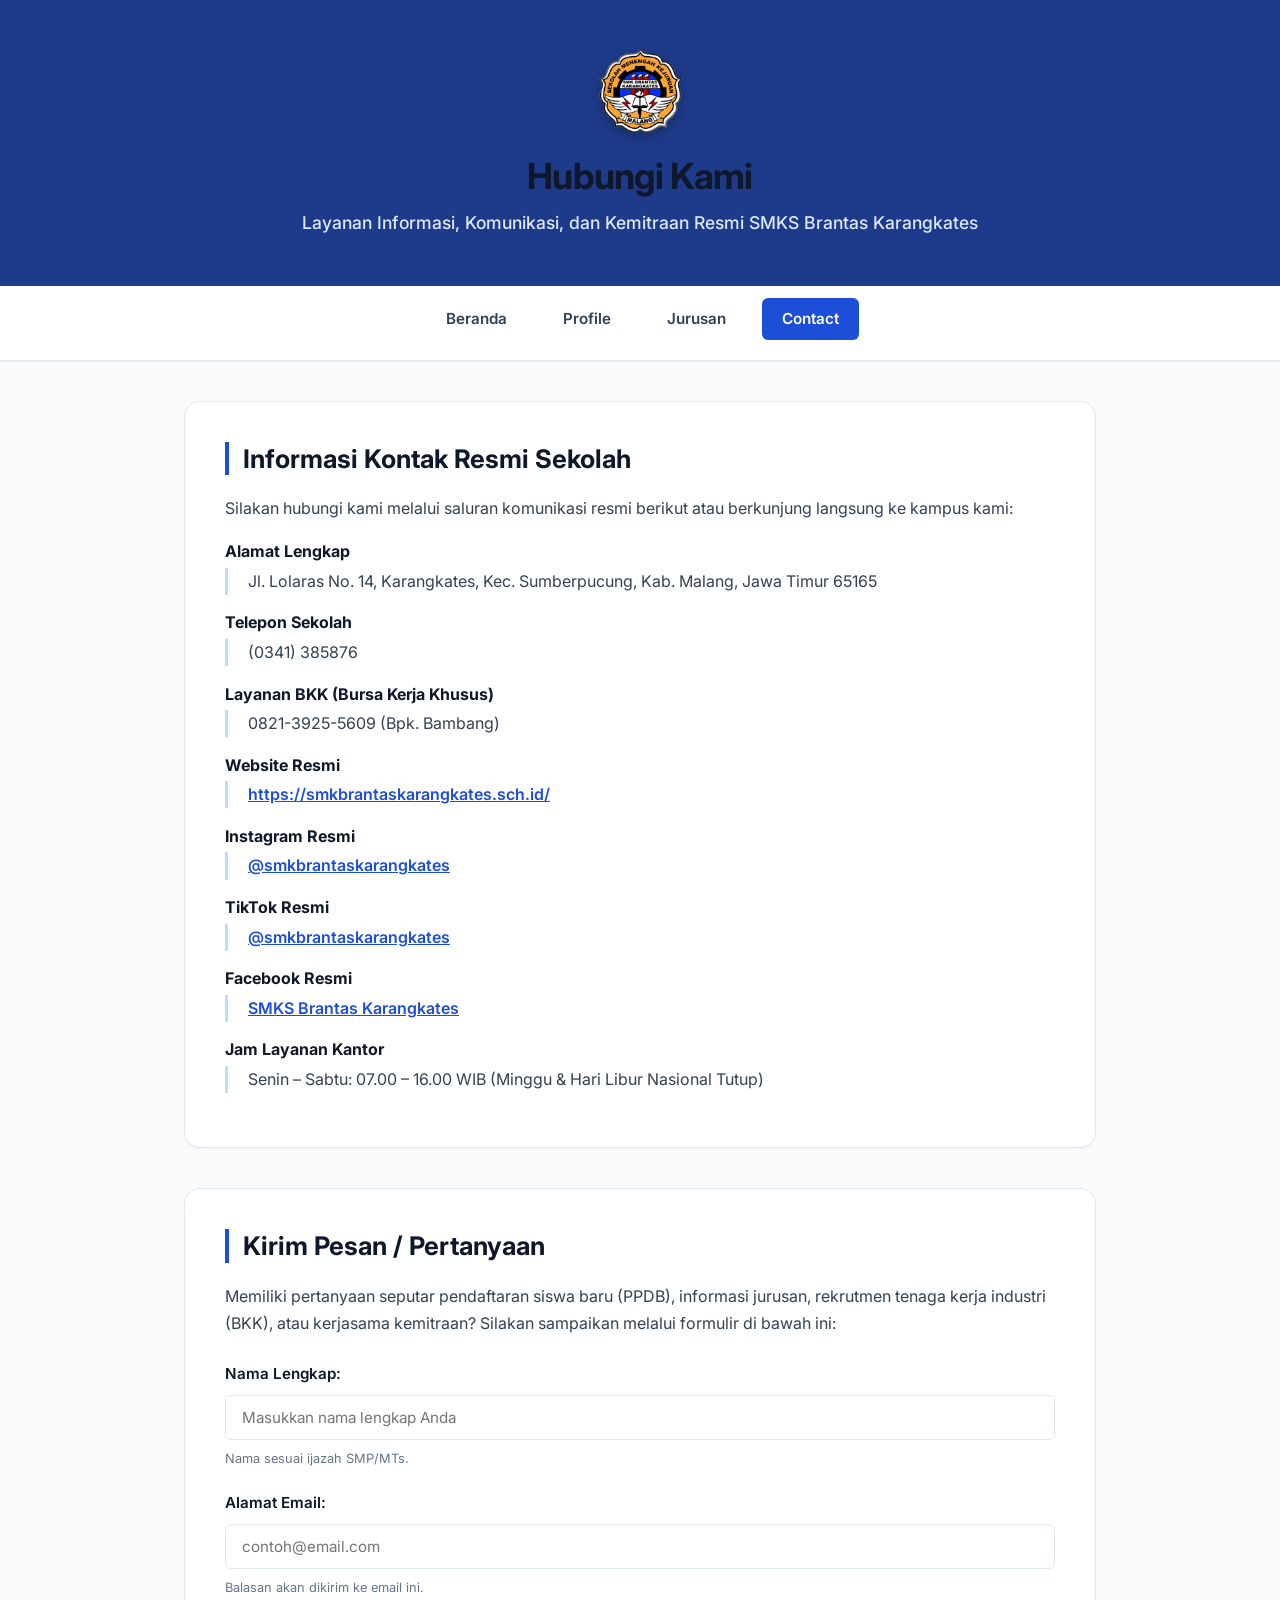
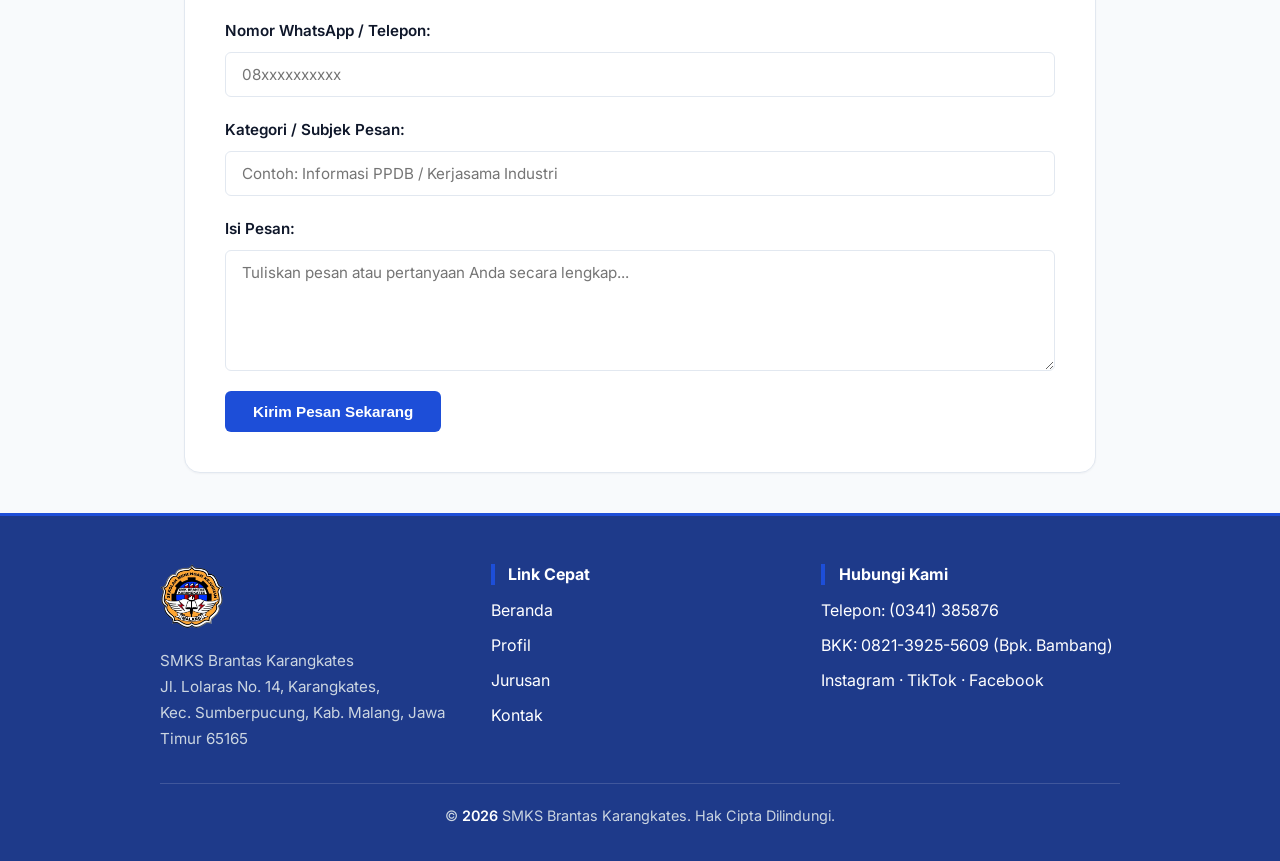
<file: kontak.html>
<!DOCTYPE html>
<html lang="id">
<head>
    <meta charset="UTF-8">
    <meta name="viewport" content="width=device-width, initial-scale=1.0">
    <meta name="description" content="Kontak resmi SMKS Brantas Karangkates - alamat, telepon, media sosial, dan formulir pertanyaan seputar PPDB, jurusan, dan kerjasama industri." />
    <title>Kontak - SMKS Brantas Karangkates</title>
    <link rel="preconnect" href="https://fonts.googleapis.com">
    <link rel="preconnect" href="https://fonts.gstatic.com" crossorigin>
    <link rel="icon" type="image/png" href="asset/favicon.png">
    <link rel="stylesheet" href="style/style.css">
</head>
<body>
    <a href="#konten-utama" class="skip-link">Lewati ke konten utama</a>
    <header>
        <img src="asset/logo.webp" alt="Logo SMKS Brantas" class="logo" width="85" height="85" decoding="async">
        <h1>Hubungi Kami</h1>
        <p>Layanan Informasi, Komunikasi, dan Kemitraan Resmi SMKS Brantas Karangkates</p>
    </header>
    <nav>
        <ul>
            <li><a href="index.html">Beranda</a></li>
            <li><a href="profile.html">Profile</a></li>
            <li><a href="jurusan.html">Jurusan</a></li>
            <li><a href="kontak.html" class="active">Contact</a></li>
        </ul>
    </nav>
    <main id="konten-utama">
        <section>
            <h2>Informasi Kontak Resmi Sekolah</h2>
            <p>Silakan hubungi kami melalui saluran komunikasi resmi berikut atau berkunjung langsung ke kampus kami:</p>
                        <dl class="kontak-list">
                <dt>Alamat Lengkap</dt>
                <dd>Jl. Lolaras No. 14, Karangkates, Kec. Sumberpucung, Kab. Malang, Jawa Timur 65165</dd>
                <dt>Telepon Sekolah</dt>
                <dd>(0341) 385876</dd>
                <dt>Layanan BKK (Bursa Kerja Khusus)</dt>
                <dd>0821-3925-5609 (Bpk. Bambang)</dd>
                <dt>Website Resmi</dt>
                <dd><a href="https://smkbrantaskarangkates.sch.id/" target="_blank" rel="noopener">https://smkbrantaskarangkates.sch.id/</a></dd>
                <dt>Instagram Resmi</dt>
                <dd><a href="https://www.instagram.com/smkbrantaskarangkates" target="_blank" rel="noopener" aria-label="Instagram SMKS Brantas Karangkates (terbuka di tab baru)">@smkbrantaskarangkates</a></dd>
                <dt>TikTok Resmi</dt>
                <dd><a href="https://www.tiktok.com/@smkbrantaskarangkates" target="_blank" rel="noopener" aria-label="TikTok SMKS Brantas Karangkates (terbuka di tab baru)">@smkbrantaskarangkates</a></dd>
                <dt>Facebook Resmi</dt>
                <dd><a href="https://www.facebook.com/smkbrantaskarangkates/" target="_blank" rel="noopener" aria-label="Facebook SMKS Brantas Karangkates (terbuka di tab baru)">SMKS Brantas Karangkates</a></dd>
                <dt>Jam Layanan Kantor</dt>
                <dd>Senin – Sabtu: 07.00 – 16.00 WIB (Minggu & Hari Libur Nasional Tutup)</dd>
            </dl>
        </section>
        <article>
            <h2>Kirim Pesan / Pertanyaan</h2>
            <p>Memiliki pertanyaan seputar pendaftaran siswa baru (PPDB), informasi jurusan, rekrutmen tenaga kerja industri (BKK), atau kerjasama kemitraan? Silakan sampaikan melalui formulir di bawah ini:</p>
            <form action="#" method="post">
                <div class="form-group">
                    <label for="nama">Nama Lengkap:</label>
                    <input type="text" id="nama" name="nama" placeholder="Masukkan nama lengkap Anda" aria-describedby="helper-nama" required>
                    <small id="helper-nama" class="helper-text">Nama sesuai ijazah SMP/MTs.</small>
                </div>
                <div class="form-group">
                    <label for="email">Alamat Email:</label>
                    <input type="email" id="email" name="email" placeholder="contoh@email.com" aria-describedby="helper-email" required>
                    <small id="helper-email" class="helper-text">Balasan akan dikirim ke email ini.</small>
                </div>
                <div class="form-group">
                    <label for="telepon">Nomor WhatsApp / Telepon:</label>
                    <input type="tel" id="telepon" name="telepon" placeholder="08xxxxxxxxxx">
                </div>
                <div class="form-group">
                    <label for="subjek">Kategori / Subjek Pesan:</label>
                    <input type="text" id="subjek" name="subjek" placeholder="Contoh: Informasi PPDB / Kerjasama Industri" required>
                </div>
                <div class="form-group">
                    <label for="pesan">Isi Pesan:</label>
                    <textarea id="pesan" name="pesan" rows="5" placeholder="Tuliskan pesan atau pertanyaan Anda secara lengkap..." required></textarea>
                </div>
                <button type="submit">Kirim Pesan Sekarang</button>
                <p id="form-feedback" class="form-feedback" role="status" aria-live="polite" hidden>
                    Terima kasih! Pesan Anda telah terkirim. Kami akan membalas melalui email atau WhatsApp.
                </p>
            </form>
            <script>
                document.querySelector('form').addEventListener('submit', function (e) {
                    e.preventDefault();
                    var feedback = document.getElementById('form-feedback');
                    feedback.hidden = false;
                    this.querySelector('button[type="submit"]').textContent = 'Pesan Terkirim';
                    this.reset();
                });
            </script>
        </article>
    </main>
    <footer>
        <div class="footer-grid">
            <div class="footer-col">
                <img src="asset/logo.webp" alt="Logo SMKS Brantas Karangkates" class="footer-logo" width="64" height="64" loading="lazy" decoding="async">
                <p>SMKS Brantas Karangkates<br>Jl. Lolaras No. 14, Karangkates,<br>Kec. Sumberpucung, Kab. Malang, Jawa Timur 65165</p>
            </div>
            <div class="footer-col">
                <h2 class="footer-heading">Link Cepat</h2>
                <ul>
                    <li><a href="index.html">Beranda</a></li>
                    <li><a href="profile.html">Profil</a></li>
                    <li><a href="jurusan.html">Jurusan</a></li>
                    <li><a href="kontak.html">Kontak</a></li>
                </ul>
            </div>
            <div class="footer-col">
                <h2 class="footer-heading">Hubungi Kami</h2>
                <ul>
                    <li>Telepon: (0341) 385876</li>
                    <li>BKK: 0821-3925-5609 (Bpk. Bambang)</li>
                    <li>
                        <a href="https://www.instagram.com/smkbrantaskarangkates" target="_blank" rel="noopener" aria-label="Instagram SMKS Brantas Karangkates (terbuka di tab baru)">Instagram</a> &middot;
                        <a href="https://www.tiktok.com/@smkbrantaskarangkates" target="_blank" rel="noopener" aria-label="TikTok SMKS Brantas Karangkates (terbuka di tab baru)">TikTok</a> &middot;
                        <a href="https://www.facebook.com/smkbrantaskarangkates/" target="_blank" rel="noopener" aria-label="Facebook SMKS Brantas Karangkates (terbuka di tab baru)">Facebook</a>
                    </li>
                </ul>
            </div>
        </div>
        <p class="footer-copy">&copy; <time datetime="2026">2026</time> SMKS Brantas Karangkates. Hak Cipta Dilindungi.</p>
    </footer>
</body>
</html>
</file>
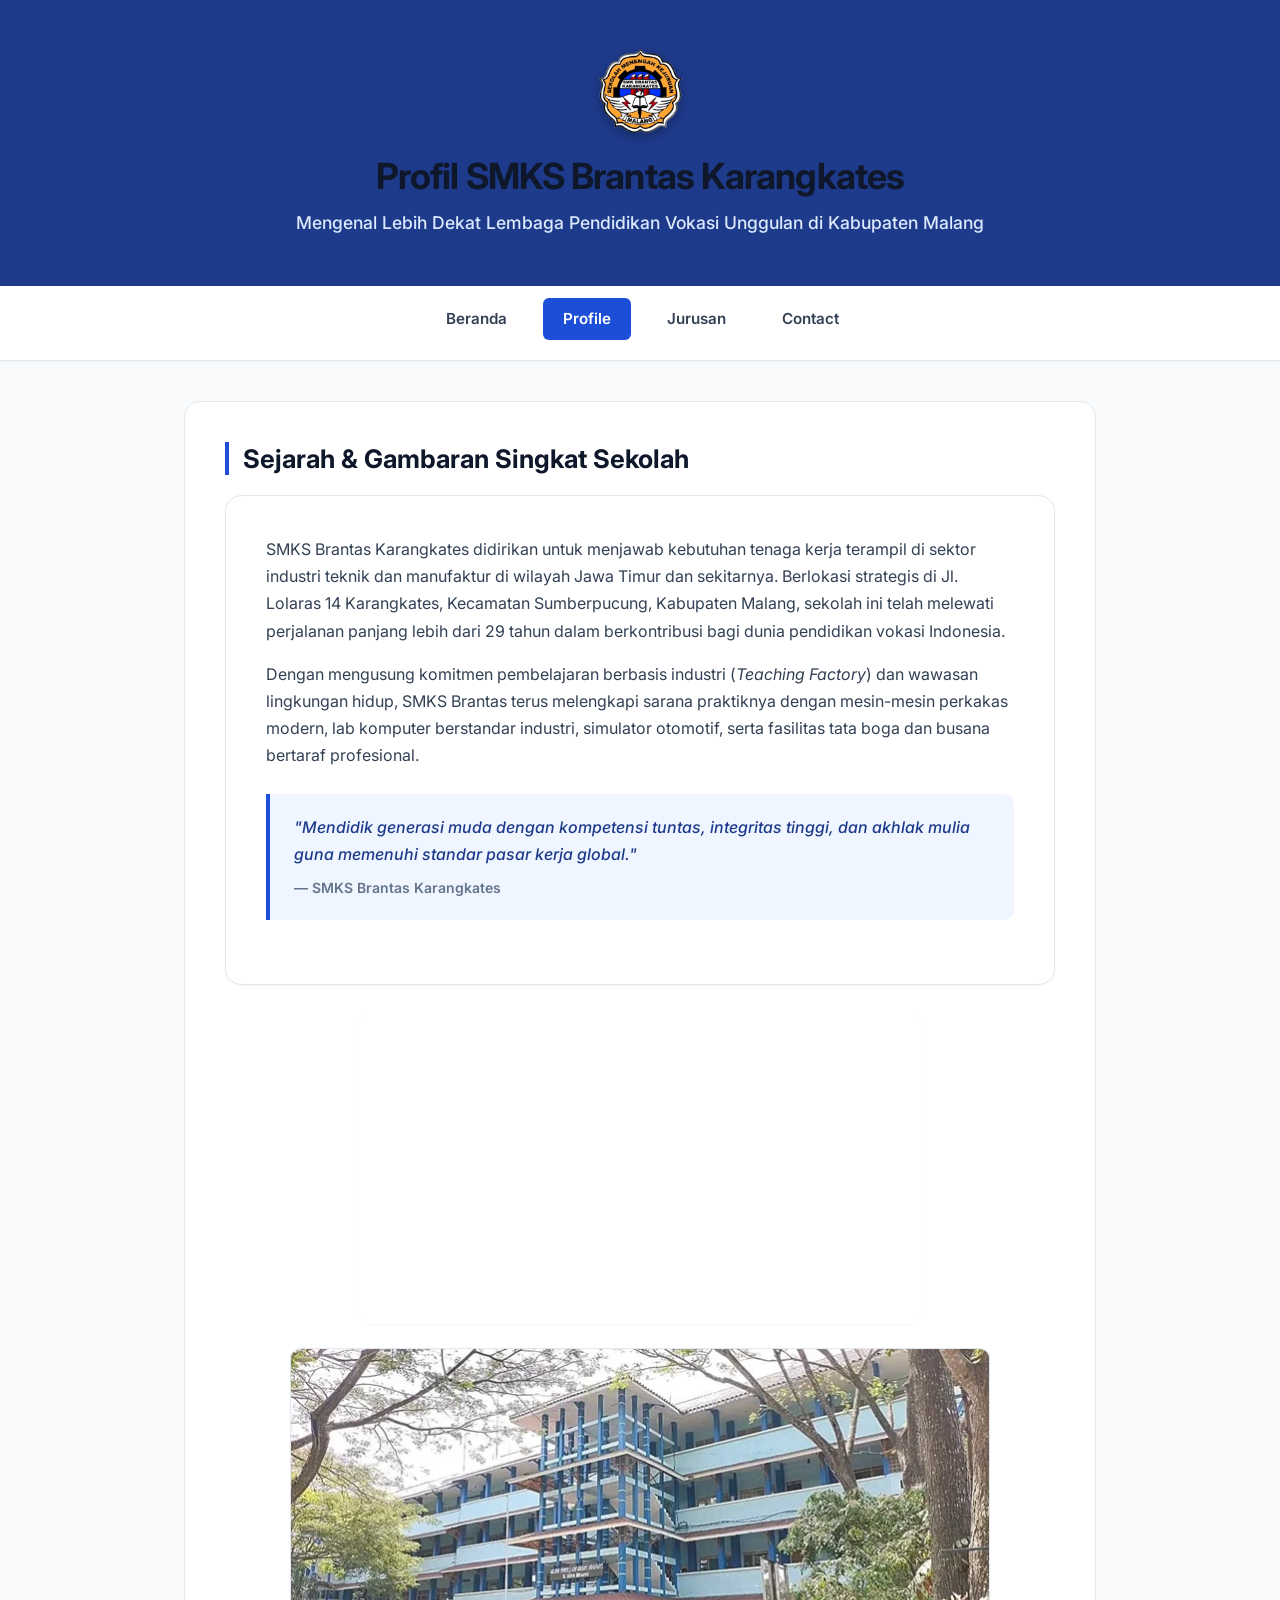
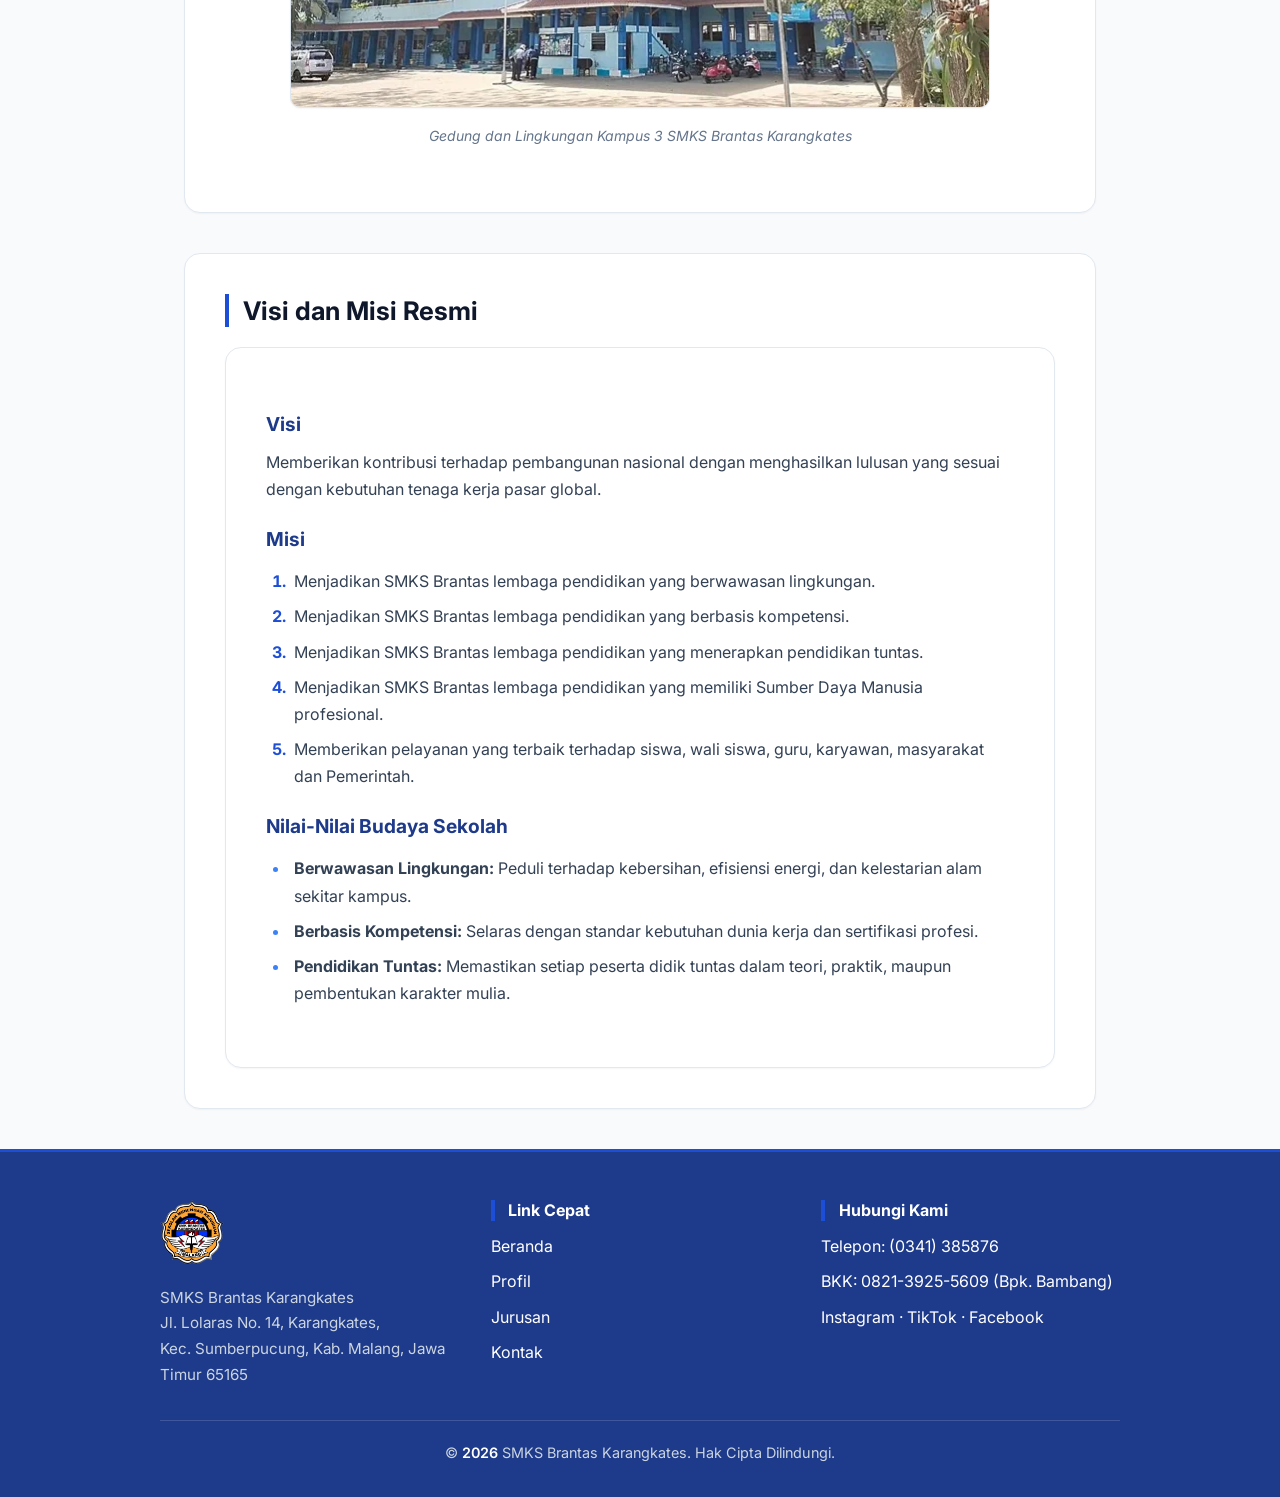
<file: profile.html>
<!DOCTYPE html>
<html lang="id">
<head>
    <meta charset="UTF-8">
    <meta name="viewport" content="width=device-width, initial-scale=1.0">
    <meta name="description" content="Profil SMKS Brantas Karangkates - sejarah, visi misi, dan komitmen pendidikan vokasi berbasis industri di Kabupaten Malang." />
    <title>Profil - SMKS Brantas Karangkates</title>
    <link rel="preconnect" href="https://fonts.googleapis.com">
    <link rel="preconnect" href="https://fonts.gstatic.com" crossorigin>
    <link rel="icon" type="image/png" href="asset/favicon.png">
    <link rel="stylesheet" href="style/style.css">
</head>
<body>
    <a href="#konten-utama" class="skip-link">Lewati ke konten utama</a>
    <header>
        <img src="asset/logo.webp" alt="Logo SMKS Brantas" class="logo">
        <h1>Profil SMKS Brantas Karangkates</h1>
        <p>Mengenal Lebih Dekat Lembaga Pendidikan Vokasi Unggulan di Kabupaten Malang</p>
    </header>
    <nav>
        <ul>
            <li><a href="index.html">Beranda</a></li>
            <li><a href="profile.html" class="active">Profile</a></li>
            <li><a href="jurusan.html">Jurusan</a></li>
            <li><a href="kontak.html">Contact</a></li>
        </ul>
    </nav>
    <main id="konten-utama">
        <section>
            <h2>Sejarah & Gambaran Singkat Sekolah</h2>
            <article>
                <p>SMKS Brantas Karangkates didirikan untuk menjawab kebutuhan tenaga kerja terampil di sektor industri teknik dan manufaktur di wilayah Jawa Timur dan sekitarnya. Berlokasi strategis di Jl. Lolaras 14 Karangkates, Kecamatan Sumberpucung, Kabupaten Malang, sekolah ini telah melewati perjalanan panjang lebih dari 29 tahun dalam berkontribusi bagi dunia pendidikan vokasi Indonesia.</p>
                <p>Dengan mengusung komitmen pembelajaran berbasis industri (<em>Teaching Factory</em>) dan wawasan lingkungan hidup, SMKS Brantas terus melengkapi sarana praktiknya dengan mesin-mesin perkakas modern, lab komputer berstandar industri, simulator otomotif, serta fasilitas tata boga dan busana bertaraf profesional.</p>
                <blockquote>
                    <p>"Mendidik generasi muda dengan kompetensi tuntas, integritas tinggi, dan akhlak mulia guna memenuhi standar pasar kerja global."</p>
                    <cite>— SMKS Brantas Karangkates</cite>
                </blockquote>
            </article>
            <iframe loading="lazy" width="560" height="315" src="https://www.youtube.com/embed/qt1SE-3dhmE?autoplay=1&mute=1&si=h7Fcw9xFqLD2dOeq" title="YouTube video player" frameborder="0" allow="accelerometer; autoplay; clipboard-write; encrypted-media; gyroscope; picture-in-picture; web-share" referrerpolicy="strict-origin-when-cross-origin" allowfullscreen></iframe>
            <figure>
                <img src="asset/foto-sekolah.webp" alt="Gedung dan Lingkungan Kampus SMKS Brantas Karangkates" width="700" height="359" loading="lazy" decoding="async">
                <figcaption>Gedung dan Lingkungan Kampus 3 SMKS Brantas Karangkates</figcaption>
            </figure>
        </section>
        <section>
            <h2>Visi dan Misi Resmi</h2>
            <article>
                <h3>Visi</h3>
                <p>Memberikan kontribusi terhadap pembangunan nasional dengan menghasilkan lulusan yang sesuai dengan kebutuhan tenaga kerja pasar global.</p>
                <h3>Misi</h3>
                <ol>
                    <li>Menjadikan SMKS Brantas lembaga pendidikan yang berwawasan lingkungan.</li>
                    <li>Menjadikan SMKS Brantas lembaga pendidikan yang berbasis kompetensi.</li>
                    <li>Menjadikan SMKS Brantas lembaga pendidikan yang menerapkan pendidikan tuntas.</li>
                    <li>Menjadikan SMKS Brantas lembaga pendidikan yang memiliki Sumber Daya Manusia profesional.</li>
                    <li>Memberikan pelayanan yang terbaik terhadap siswa, wali siswa, guru, karyawan, masyarakat dan Pemerintah.</li>
                </ol>
                <h3>Nilai-Nilai Budaya Sekolah</h3>
                <ul>
                    <li><strong>Berwawasan Lingkungan:</strong> Peduli terhadap kebersihan, efisiensi energi, dan kelestarian alam sekitar kampus.</li>
                    <li><strong>Berbasis Kompetensi:</strong> Selaras dengan standar kebutuhan dunia kerja dan sertifikasi profesi.</li>
                    <li><strong>Pendidikan Tuntas:</strong> Memastikan setiap peserta didik tuntas dalam teori, praktik, maupun pembentukan karakter mulia.</li>
                </ul>
            </article>
        </section>
    </main>
    <footer>
        <div class="footer-grid">
            <div class="footer-col">
                <img src="asset/logo.webp" alt="Logo SMKS Brantas Karangkates" class="footer-logo" width="64" height="64" loading="lazy" decoding="async">
                <p>SMKS Brantas Karangkates<br>Jl. Lolaras No. 14, Karangkates,<br>Kec. Sumberpucung, Kab. Malang, Jawa Timur 65165</p>
            </div>
            <div class="footer-col">
                <h2 class="footer-heading">Link Cepat</h2>
                <ul>
                    <li><a href="index.html">Beranda</a></li>
                    <li><a href="profile.html">Profil</a></li>
                    <li><a href="jurusan.html">Jurusan</a></li>
                    <li><a href="kontak.html">Kontak</a></li>
                </ul>
            </div>
            <div class="footer-col">
                <h2 class="footer-heading">Hubungi Kami</h2>
                <ul>
                    <li>Telepon: (0341) 385876</li>
                    <li>BKK: 0821-3925-5609 (Bpk. Bambang)</li>
                    <li>
                        <a href="https://www.instagram.com/smkbrantaskarangkates" target="_blank" rel="noopener" aria-label="Instagram SMKS Brantas Karangkates (terbuka di tab baru)">Instagram</a> &middot;
                        <a href="https://www.tiktok.com/@smkbrantaskarangkates" target="_blank" rel="noopener" aria-label="TikTok SMKS Brantas Karangkates (terbuka di tab baru)">TikTok</a> &middot;
                        <a href="https://www.facebook.com/smkbrantaskarangkates/" target="_blank" rel="noopener" aria-label="Facebook SMKS Brantas Karangkates (terbuka di tab baru)">Facebook</a>
                    </li>
                </ul>
            </div>
        </div>
        <p class="footer-copy">&copy; <time datetime="2026">2026</time> SMKS Brantas Karangkates. Hak Cipta Dilindungi.</p>
    </footer>
</body>
</html>
</file>
<file: style/style.css>
/* ==========================================================================
   SMKS Brantas - Modern & Clean Blue Theme
   ========================================================================== */

@import url('https://fonts.googleapis.com/css2?family=Inter:wght@400;500;600;700&display=swap');

:root {
    --primary-blue: #1d4ed8;       /* Blue 700 */
    --primary-dark: #1e3a8a;       /* Blue 900 */
    --primary-light: #3b82f6;      /* Blue 500 */
    --accent-sky: #60a5fa;         /* Blue 400 */
    --bg-light: #f8fafc;           /* Slate 50 */
    --bg-blue-tint: #eff6ff;       /* Blue 50 */
    --card-bg: #ffffff;
    --text-primary: #0f172a;       /* Slate 900 */
    --text-secondary: #334155;     /* Slate 700 */
    --text-muted: #64748b;         /* Slate 500 */
    --border-color: #e2e8f0;       /* Slate 200 */
    --border-blue: #bfdbfe;        /* Blue 200 */
    --shadow-sm: 0 1px 2px rgba(15, 23, 42, 0.04);
    --shadow-md: 0 8px 20px rgba(15, 23, 42, 0.05);
    --shadow-lg: 0 12px 28px rgba(15, 23, 42, 0.08);
    --radius-sm: 6px;
    --radius-md: 10px;
    --radius-lg: 16px;
}

/* Skip Link (Aksesibilitas) */
.skip-link {
    position: absolute;
    top: -100px;
    left: 1rem;
    z-index: 1000;
    background-color: var(--primary-blue);
    color: #ffffff;
    padding: 0.75rem 1.25rem;
    border-radius: 0 0 var(--radius-sm) var(--radius-sm);
    font-weight: 600;
    text-decoration: none;
    transition: top 0.2s ease-in-out;
}

.skip-link:focus {
    top: 0;
}

/* Hero Call-To-Action Buttons */
.cta-row {
    display: flex;
    justify-content: center;
    flex-wrap: wrap;
    gap: 0.75rem;
    margin-top: 1.5rem;
}

.btn {
    display: inline-flex;
    align-items: center;
    justify-content: center;
    min-height: 44px;
    padding: 0.75rem 1.5rem;
    font-size: 0.95rem;
    font-weight: 600;
    text-decoration: none;
    border-radius: var(--radius-sm);
    transition: transform 0.2s ease, box-shadow 0.2s ease, background-color 0.2s ease;
}

.btn-primary {
    background-color: #ffffff;
    color: var(--primary-dark);
}

.btn-primary:hover {
    background-color: var(--bg-blue-tint);
    transform: scale(0.98);
    box-shadow: var(--shadow-sm);
}

.btn-secondary {
    background-color: rgba(255, 255, 255, 0.12);
    color: #ffffff;
    border: 1px solid rgba(255, 255, 255, 0.45);
}

.btn-secondary:hover {
    background-color: rgba(255, 255, 255, 0.22);
    transform: scale(0.98);
    box-shadow: 0 4px 12px rgba(15, 23, 42, 0.12);
}

.btn:focus-visible {
    outline: 3px solid #ffffff;
    outline-offset: 2px;
}

/* Reset & Base Styles */
* {
    margin: 0;
    padding: 0;
    box-sizing: border-box;
}

body {
    font-family: 'Inter', system-ui, -apple-system, sans-serif;
    background-color: var(--bg-light);
    color: var(--text-secondary);
    line-height: 1.7;
    min-height: 100vh;
    display: flex;
    flex-direction: column;
}

html {
    scroll-behavior: smooth;
}

/* ==========================================================================
   Header
   ========================================================================== */
header {
    background-color: var(--primary-dark);
    color: #ffffff;
    padding: 3rem 1.5rem;
    text-align: center;
}

header .logo {
    width: 85px;
    height: 85px;
    object-fit: contain;
    margin-bottom: 0.75rem;
    filter: drop-shadow(0 4px 6px rgba(0, 0, 0, 0.25));
    border: none;
    box-shadow: none;
    border-radius: 0;
    background: transparent;
    display: inline-block;
}

header h1 {
    font-size: 2.25rem;
    font-weight: 700;
    letter-spacing: -0.025em;
    margin-bottom: 0.5rem;
}

header p {
    font-size: 1.1rem;
    color: #dbeafe;
    font-weight: 500;
}

/* ==========================================================================
   Navigation Bar
   ========================================================================== */
nav {
    background-color: #ffffff;
    box-shadow: var(--shadow-sm);
    border-bottom: 1px solid var(--border-color);
    position: sticky;
    top: 0;
    z-index: 100;
}

nav ul {
    list-style: none;
    display: flex;
    justify-content: center;
    align-items: center;
    gap: 0.75rem;
    padding: 0.75rem 1rem;
    max-width: 1000px;
    margin: 0 auto;
    flex-wrap: wrap;
}

nav ul li a {
    text-decoration: none;
    color: var(--text-secondary);
    font-weight: 600;
    font-size: 0.95rem;
    padding: 0.5rem 1.25rem;
    border-radius: var(--radius-sm);
    transition: all 0.2s ease-in-out;
    display: inline-block;
}

nav ul li a:hover {
    color: var(--primary-blue);
    background-color: var(--bg-blue-tint);
    transform: translateY(-1px);
}

nav ul li a.active {
    color: #ffffff;
    background-color: var(--primary-blue);
    box-shadow: none;
}

nav ul li a:focus-visible {
    outline: 3px solid var(--primary-light);
    outline-offset: 2px;
    border-radius: 9999px;
}

/* ==========================================================================
   Main Content Layout
   ========================================================================== */
main {
    max-width: 960px;
    width: 100%;
    margin: 2.5rem auto;
    padding: 0 1.5rem;
    flex: 1;
    display: flex;
    flex-direction: column;
    gap: 2.5rem;
}

/* Sections & Articles */
section,
article {
    background-color: var(--card-bg);
    border-radius: var(--radius-lg);
    border: 1px solid var(--border-color);
    box-shadow: var(--shadow-sm);
    padding: 2.5rem;
}

h2 {
    font-size: clamp(1.35rem, 2vw, 1.6rem);
    color: var(--text-primary);
    margin-bottom: 1.25rem;
    position: relative;
    padding-left: 0.85rem;
    border-left: 4px solid var(--primary-blue);
}

/* Headings */
h1, h2, h3, h4 {
    color: var(--text-primary);
    font-weight: 700;
    line-height: 1.3;
}

h3 {
    font-size: 1.2rem;
    color: var(--primary-dark);
    margin: 1.5rem 0 0.75rem 0;
}

p {
    margin-bottom: 1rem;
    color: var(--text-secondary);
}

p:last-child {
    margin-bottom: 0;
}

.hero-panel {
    background-color: var(--bg-blue-tint);
    border-color: var(--border-blue);
    border-left: 5px solid var(--primary-blue);
}

.hero-panel h2 {
    border-left: 0;
    padding-left: 0;
    margin-bottom: 0.65rem;
}

.hero-kicker {
    color: var(--primary-blue);
    font-weight: 700;
    letter-spacing: 0.01em;
}

.stats-section {
    padding: 1.25rem 2rem;
    background-color: #ffffff;
}

.stats-grid {
    display: flex;
    flex-wrap: wrap;
    align-items: stretch;
}

.stat-item {
    flex: 1 1 160px;
    display: flex;
    flex-direction: column;
    gap: 0.2rem;
    padding: 0.75rem 1.5rem;
    border-left: 1px solid var(--border-color);
}

.stat-item:first-child {
    border-left: 0;
}

.stat-item strong {
    color: var(--primary-blue);
    font-size: 1.8rem;
    line-height: 1;
}

.stat-item span {
    color: var(--text-muted);
    font-size: 0.9rem;
    font-weight: 600;
}

.program-preview {
    background-color: #ffffff;
}

.program-list {
    display: flex;
    flex-wrap: wrap;
    gap: 0.75rem;
    margin: 1.5rem 0 1rem;
}

.program-list a {
    flex: 1 1 180px;
    display: flex;
    flex-direction: column;
    gap: 0.15rem;
    min-height: 74px;
    padding: 1rem;
    color: var(--primary-dark);
    border: 1px solid var(--border-color);
    border-radius: var(--radius-md);
    text-decoration: none;
    font-weight: 700;
    transition: transform 0.2s ease, border-color 0.2s ease, box-shadow 0.2s ease;
}

.program-list a span {
    color: var(--text-muted);
    font-size: 0.82rem;
    font-weight: 500;
}

.program-list a:hover {
    border-color: var(--primary-light);
    box-shadow: var(--shadow-sm);
    transform: translateY(-2px);
}

.text-link {
    color: var(--primary-blue);
    font-weight: 700;
    text-decoration: none;
}

.text-link:hover {
    text-decoration: underline;
}

.activity-grid {
    display: flex;
    flex-wrap: wrap;
    align-items: stretch;
    gap: 1rem;
    margin-top: 1.5rem;
}

.activity-card {
    flex: 1 1 260px;
    min-width: 0;
    display: flex;
    flex-direction: column;
    gap: 0.65rem;
    padding: 1.25rem;
    border: 1px solid var(--border-color);
    border-radius: var(--radius-md);
    box-shadow: none;
    transition: transform 0.2s ease, border-color 0.2s ease, box-shadow 0.2s ease;
}

.activity-card:hover {
    border-color: var(--border-blue);
    box-shadow: var(--shadow-md);
    transform: translateY(-2px);
}

.activity-card h3,
.activity-card p {
    margin: 0;
}

.activity-card .text-link {
    margin-top: auto;
    padding-top: 0.5rem;
}

.activity-label {
    color: var(--primary-blue) !important;
    font-size: 0.78rem;
    font-weight: 700;
    letter-spacing: 0.06em;
    text-transform: uppercase;
}

.contact-cta {
    display: flex;
    align-items: center;
    justify-content: space-between;
    gap: 1.5rem;
    background-color: var(--primary-dark);
    border-color: var(--primary-dark);
}

.contact-cta h2,
.contact-cta p {
    color: #ffffff;
}

.contact-cta h2 {
    margin-bottom: 0.65rem;
    border-left-color: var(--accent-sky);
}

.btn-outline {
    color: var(--primary-blue);
    border: 1px solid var(--primary-blue);
    background-color: transparent;
}

.btn-outline:hover {
    color: #ffffff;
    background-color: var(--primary-blue);
}

/* Jurusan: Jump Nav & Grid Kartu */
.jump-nav {
    display: flex;
    flex-wrap: wrap;
    gap: 0.5rem;
    margin-top: 1.25rem;
}

.jump-nav a {
    display: inline-block;
    padding: 0.4rem 0.9rem;
    font-size: 0.85rem;
    font-weight: 600;
    color: var(--primary-blue);
    background-color: var(--bg-blue-tint);
    border: 1px solid var(--border-blue);
    border-radius: 9999px;
    text-decoration: none;
    transition: all 0.2s ease-in-out;
}

.jump-nav a:hover {
    color: #ffffff;
    background-color: var(--primary-blue);
    transform: translateY(-1px);
    box-shadow: var(--shadow-sm);
}

.jump-nav a:focus-visible {
    outline: 3px solid var(--primary-light);
    outline-offset: 2px;
}

.jurusan-grid {
    display: flex;
    flex-wrap: wrap;
    gap: 1.5rem;
}

.jurusan-card {
    flex: 1 1 340px;
    min-width: 0;
    scroll-margin-top: 5.5rem;
    transition: transform 0.2s ease, box-shadow 0.2s ease;
}

.jurusan-card:hover {
    transform: translateY(-2px);
    box-shadow: var(--shadow-md);
}

.jurusan-card h2 {
    font-size: 1.25rem;
}

.jurusan-card h3 {
    font-size: 1.05rem;
}

/* Galeri Kegiatan */
.galeri-grid {
    display: flex;
    flex-wrap: wrap;
    align-items: flex-start;
    gap: 1rem;
    margin-top: 1.5rem;
}

.galeri-grid figure {
    flex: 1 1 240px;
    min-width: 0;
    margin: 0;
    transition: transform 0.2s ease;
}

.galeri-grid figure:hover {
    transform: translateY(-2px);
    filter: brightness(1.02);
}

.galeri-grid img {
    width: 100%;
    aspect-ratio: 4 / 3;
    object-fit: cover;
    border-radius: var(--radius-sm);
}

.galeri-grid figcaption {
    margin-top: 0.4rem;
    font-size: 0.85rem;
    font-style: normal;
}

/* Definition List Kontak */
.kontak-list {
    margin: 1rem 0 0 0;
}

.kontak-list dt {
    font-weight: 700;
    color: var(--text-primary);
}

.kontak-list dd {
    margin: 0.15rem 0 0.9rem 0;
    padding-left: 1.25rem;
    border-left: 3px solid var(--border-blue);
    color: var(--text-secondary);
}

.kontak-list a {
    color: var(--primary-blue);
    font-weight: 600;
}

/* Tabel */
.table-wrap {
    overflow-x: auto;
    margin: 1.5rem 0;
    border-radius: var(--radius-md);
}

mark {
    background-color: var(--border-blue);
    color: var(--primary-dark);
    padding: 0.05em 0.3em;
    border-radius: 4px;
}

/* Berita: Kartu Grid (News Cards) */
.meta-post {
    font-size: 0.9rem;
    color: var(--text-muted);
}

.news-grid {
    display: flex;
    flex-wrap: wrap;
    align-items: stretch;
    gap: 1.5rem;
    margin-top: 1.5rem;
}

.news-card {
    flex: 1 1 280px;
    min-width: 0;
    padding: 0;
    overflow: hidden;
    display: flex;
    flex-direction: column;
    transition: transform 0.2s ease, box-shadow 0.2s ease;
}

.news-card:hover {
    transform: translateY(-2px);
    box-shadow: var(--shadow-lg);
}

.news-thumbnail {
    height: 120px;
    display: flex;
    align-items: center;
    justify-content: center;
    background-color: var(--primary-blue);
}

.news-thumbnail-alt {
    background-color: var(--primary-dark);
}

.news-thumbnail span {
    color: #ffffff;
    font-weight: 700;
    font-size: 1.4rem;
    letter-spacing: 0.08em;
    text-transform: uppercase;
}

.news-body {
    padding: 1.5rem;
    display: flex;
    flex-direction: column;
    gap: 0.5rem;
    flex: 1;
}

.news-body time {
    align-self: flex-start;
}

.news-body h3 {
    margin: 0.25rem 0;
}

.news-link {
    margin-top: auto;
    color: var(--primary-blue);
    font-weight: 600;
    font-size: 0.9rem;
    text-decoration: none;
}

.news-link:hover {
    text-decoration: underline;
}

.visually-hidden {
    position: absolute;
    width: 1px;
    height: 1px;
    margin: -1px;
    padding: 0;
    overflow: hidden;
    clip: rect(0 0 0 0);
    white-space: nowrap;
    border: 0;
}

/* Time Badge */
time {
    display: inline-block;
    color: var(--primary-blue);
    font-weight: 600;
    font-size: 0.9rem;
    background-color: var(--bg-blue-tint);
    padding: 0.2rem 0.6rem;
    border-radius: var(--radius-sm);
    border: 1px solid var(--border-blue);
}

/* ==========================================================================
   Blockquote
   ========================================================================== */
blockquote {
    background-color: var(--bg-blue-tint);
    border-left: 4px solid var(--primary-blue);
    border-radius: 0 var(--radius-md) var(--radius-md) 0;
    padding: 1.25rem 1.5rem;
    margin: 1.5rem 0;
    font-style: italic;
    color: var(--primary-dark);
}

blockquote p {
    margin-bottom: 0.5rem;
    color: var(--primary-dark);
    font-weight: 500;
}

blockquote cite {
    display: block;
    font-size: 0.875rem;
    font-style: normal;
    font-weight: 600;
    color: var(--text-muted);
}

/* ==========================================================================
   Lists (OL & UL)
   ========================================================================== */
ol, ul {
    margin: 1rem 0 1.25rem 1.5rem;
    color: var(--text-secondary);
}

ol li, ul li {
    margin-bottom: 0.5rem;
    padding-left: 0.25rem;
}

ol li::marker {
    color: var(--primary-blue);
    font-weight: 700;
}

ul li::marker {
    color: var(--primary-light);
}

/* ==========================================================================
   Figures & Images
   ========================================================================== */
figure {
    margin: 1.5rem 0;
    text-align: center;
}

figure img,
img {
    max-width: 100%;
    height: auto;
    border-radius: var(--radius-md);
    box-shadow: var(--shadow-sm);
    border: 1px solid var(--border-color);
    display: inline-block;
}

figcaption {
    margin-top: 0.5rem;
    font-size: 0.875rem;
    color: var(--text-muted);
    font-style: italic;
}

/* ==========================================================================
   Embedded Media / Video (iframe)
   ========================================================================== */
iframe {
    display: block;
    margin: 1.5rem auto;
    max-width: 100%;
    aspect-ratio: 16 / 9;
    height: auto;
    border-radius: var(--radius-md);
    box-shadow: var(--shadow-sm);
    border: none;
}

.location-map {
    overflow: hidden;
    margin-top: 1.5rem;
    border: 1px solid var(--border-color);
    border-radius: var(--radius-md);
    box-shadow: var(--shadow-sm);
    transition: border-color 0.2s ease, box-shadow 0.2s ease;
}

.location-map:hover {
    border-color: var(--border-blue);
    box-shadow: var(--shadow-md);
}

.location-map iframe {
    width: 100%;
    height: 360px;
    margin: 0;
}

/* ==========================================================================
   Table Styles
   ========================================================================== */
table {
    width: 100%;
    border-collapse: separate;
    border-spacing: 0;
    margin: 0;
    border-radius: var(--radius-md);
    overflow: hidden;
    border: 1px solid var(--border-color);
    box-shadow: var(--shadow-sm);
    background-color: #ffffff;
}

table thead {
    background-color: var(--primary-dark);
    color: #ffffff;
}

table th {
    padding: 0.875rem 1rem;
    font-weight: 600;
    font-size: 0.95rem;
    text-align: left;
    letter-spacing: 0.02em;
    border-bottom: 2px solid var(--primary-dark);
}

table td {
    padding: 0.875rem 1rem;
    font-size: 0.95rem;
    color: var(--text-secondary);
    border-bottom: 1px solid var(--border-color);
}

table tbody tr:last-child td {
    border-bottom: none;
}

table tbody tr:nth-child(even) {
    background-color: #f8fafc;
}

table tbody tr {
    transition: background-color 0.15s ease;
}

table tbody tr:hover {
    background-color: var(--bg-blue-tint);
    transition: background-color 0.15s ease-in-out;
}

/* ==========================================================================
   Forms & Contact Controls
   ========================================================================== */
form {
    display: flex;
    flex-direction: column;
    gap: 1.25rem;
    margin-top: 1.5rem;
}

.form-group {
    display: flex;
    flex-direction: column;
    gap: 0.5rem;
}

.form-group label {
    font-weight: 600;
    color: var(--text-primary);
    font-size: 0.95rem;
}

input[type="text"],
input[type="email"],
input[type="tel"],
textarea {
    width: 100%;
    padding: 0.75rem 1rem;
    font-family: inherit;
    font-size: 0.95rem;
    color: var(--text-primary);
    background-color: #ffffff;
    border: 1.5px solid var(--border-color);
    border-radius: var(--radius-sm);
    transition: all 0.2s ease-in-out;
}

input:focus,
textarea:focus {
    outline: none;
    border-color: var(--primary-light);
    box-shadow: 0 0 0 3px rgba(59, 130, 246, 0.2);
}

button[type="submit"] {
    align-self: flex-start;
    padding: 0.75rem 1.75rem;
    background-color: var(--primary-blue);
    color: #ffffff;
    font-size: 0.95rem;
    font-weight: 600;
    border: none;
    border-radius: var(--radius-sm);
    cursor: pointer;
    transition: background-color 0.2s ease-in-out;
}

button[type="submit"]:hover {
    background-color: var(--primary-dark);
}

button[type="submit"]:focus-visible {
    outline: 3px solid var(--primary-light);
    outline-offset: 2px;
}

/* Helper Text & Form Feedback */
.helper-text {
    color: var(--text-muted);
    font-size: 0.8rem;
}

.form-feedback {
    background-color: var(--bg-blue-tint);
    border: 1px solid var(--border-blue);
    border-left: 4px solid var(--primary-blue);
    border-radius: var(--radius-sm);
    padding: 0.875rem 1rem;
    color: var(--primary-dark);
    font-weight: 500;
    font-size: 0.95rem;
}

/* ==========================================================================
   Footer
   ========================================================================== */
footer {
    background-color: var(--primary-dark);
    color: #ffffff;
    padding: 3rem 1.5rem 2rem;
    margin-top: auto;
    border-top: 3px solid var(--primary-blue);
}

.footer-grid {
    display: flex;
    flex-wrap: wrap;
    align-items: flex-start;
    gap: 2rem;
    max-width: 960px;
    margin: 0 auto;
}

.footer-col {
    flex: 1 1 220px;
    min-width: 0;
}

.footer-logo {
    width: 64px;
    height: 64px;
    object-fit: contain;
    margin-bottom: 0.75rem;
    filter: none;
    border: none;
    box-shadow: none;
    background: transparent;
}

.footer-heading {
    color: #ffffff;
    font-size: 1rem;
    font-weight: 700;
    margin-bottom: 0.75rem;
}

.footer-col ul {
    list-style: none;
    margin: 0;
    padding: 0;
}

.footer-col li {
    margin-bottom: 0.5rem;
    padding-left: 0;
    color: #ffffff;
}

.footer-col li::marker {
    content: none;
}

.footer-col a {
    color: #ffffff;
    text-decoration: none;
}

.footer-col a:hover {
    color: #ffffff;
    text-decoration: underline;
}

.footer-col a:focus-visible {
    outline: 3px solid var(--accent-sky);
    outline-offset: 2px;
}

.footer-copy {
    text-align: center;
    max-width: 960px;
    margin: 2rem auto 0;
    padding-top: 1.25rem;
    border-top: 1px solid rgba(255, 255, 255, 0.15);
    font-size: 0.9rem;
}

footer p {
    color: #cbd5e1;
    font-size: 0.95rem;
}

footer time {
    background: transparent;
    border: none;
    padding: 0;
    color: #ffffff;
}

/* ==========================================================================
   Responsive Design
   ========================================================================== */
@media (max-width: 640px) {
    header {
        padding: 2rem 1rem;
    }

    header h1 {
        font-size: 1.75rem;
    }

    nav ul {
        gap: 0.35rem;
        flex-wrap: nowrap;
        overflow-x: auto;
        justify-content: flex-start;
        -webkit-overflow-scrolling: touch;
    }

    nav ul li a {
        padding: 0.4rem 0.8rem;
        font-size: 0.875rem;
        white-space: nowrap;
        min-height: 44px;
        display: inline-flex;
        align-items: center;
    }

    .cta-row .btn {
        width: 100%;
        text-align: center;
    }

    .stats-section {
        padding: 1rem 1.25rem;
    }

    .stat-item {
        flex-basis: 100%;
        padding: 0.75rem 0;
        border-left: 0;
        border-bottom: 1px solid var(--border-color);
    }

    .stat-item:last-child {
        border-bottom: 0;
    }

    .contact-cta {
        align-items: flex-start;
        flex-direction: column;
    }

    .contact-cta .btn {
        width: 100%;
    }

    .activity-grid {
        flex-direction: column;
    }

    .footer-grid {
        flex-direction: column;
        gap: 1.5rem;
    }

    .jurusan-grid,
    .galeri-grid,
    .news-grid {
        flex-direction: column;
    }

    section, article {
        padding: 1.25rem;
    }

    table th, table td {
        padding: 0.6rem 0.75rem;
        font-size: 0.85rem;
    }

    .location-map iframe {
        height: 280px;
    }
}

@media (prefers-reduced-motion: reduce) {
    html {
        scroll-behavior: auto;
    }

    *,
    *::before,
    *::after {
        transition-duration: 0.01ms !important;
        animation-duration: 0.01ms !important;
        animation-iteration-count: 1 !important;
    }
}
</file>
